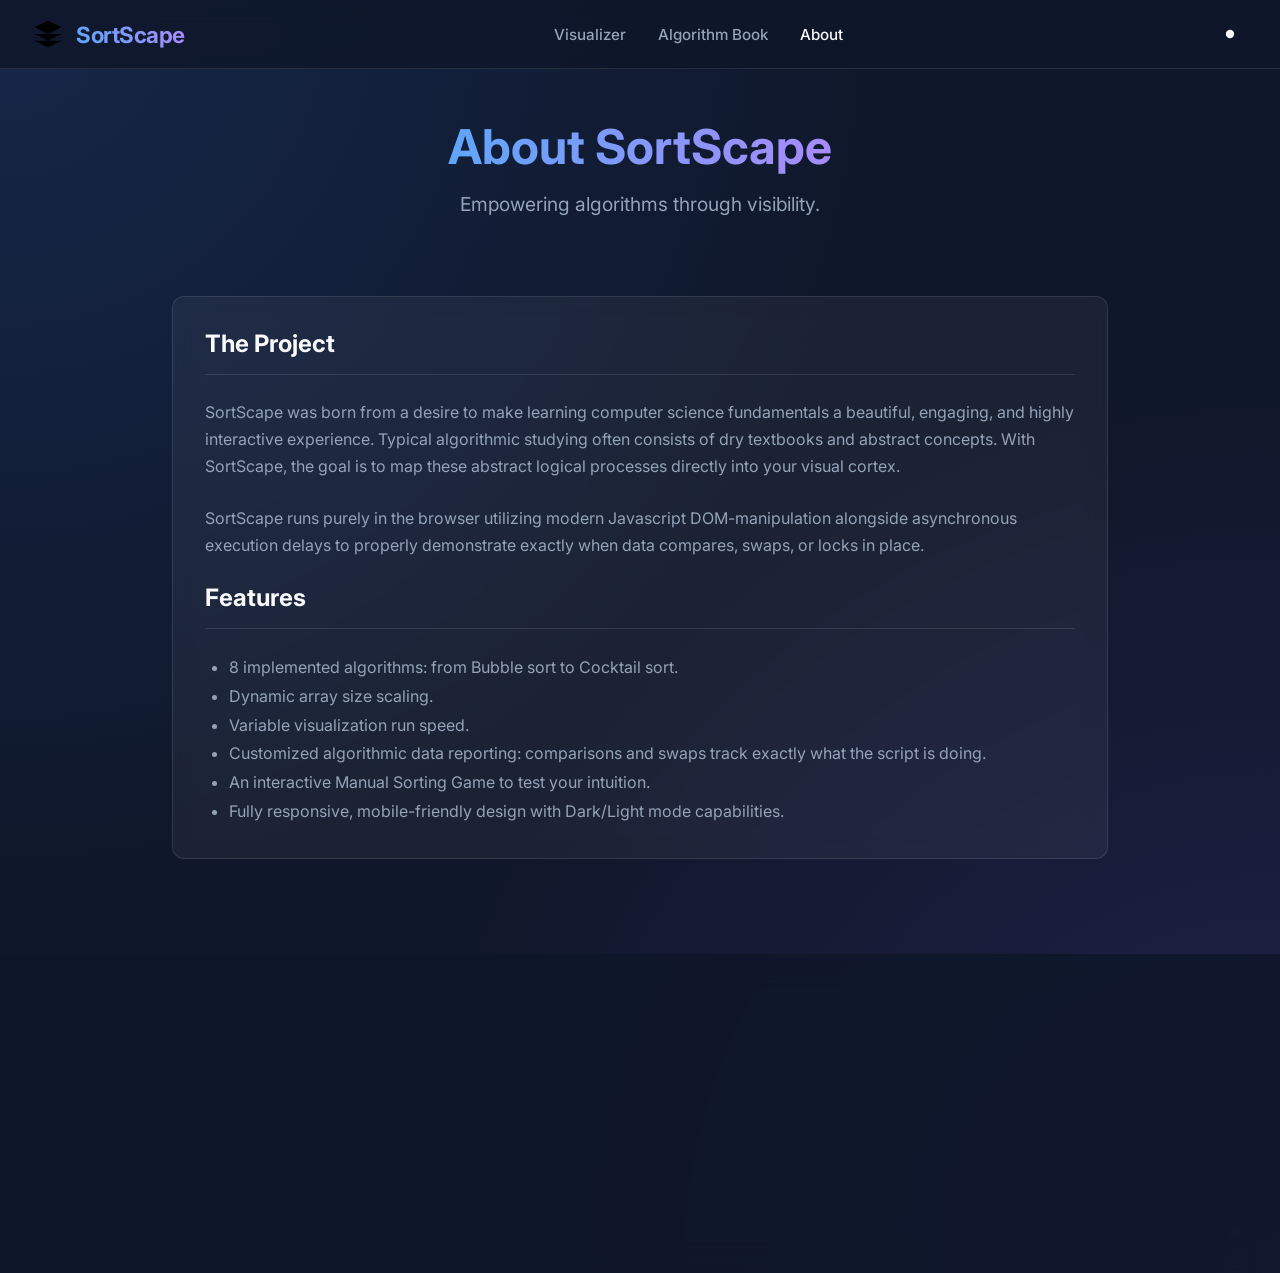
<file: about.html>
<!DOCTYPE html>
<html lang="en">
<head>
    <meta charset="utf-8">
    <meta name="viewport" content="width=device-width, initial-scale=1">
    <title>SortScape - About</title>
    
    <!-- Google Fonts -->
    <link rel="preconnect" href="https://fonts.googleapis.com">
    <link rel="preconnect" href="https://fonts.gstatic.com" crossorigin>
    <link href="https://fonts.googleapis.com/css2?family=Inter:wght@400;500;700&display=swap" rel="stylesheet">
    
    <!-- Custom CSS -->
    <link rel="stylesheet" href="style.css">
</head>
<body>
    
    <nav class="top-nav">
        <a href="main.html" class="nav-logo">
            <svg viewBox="0 0 24 24">
                <path d="M12 2L2 7l10 5 10-5-10-5zM2 17l10 5 10-5M2 12l10 5 10-5"></path>
            </svg>
            <span>SortScape</span>
        </a>
        <ul class="nav-links">
            <li><a href="main.html">Visualizer</a></li>
            <li><a href="learn.html">Algorithm Book</a></li>
            <li><a href="about.html" class="active">About</a></li>
        </ul>
        <button id="theme-toggle" class="theme-btn" aria-label="Toggle Theme"></button>
    </nav>

    <main class="page-container">
        <header class="book-header">
            <h1>About SortScape</h1>
            <p>Empowering algorithms through visibility.</p>
        </header>

        <section class="algo-section">
            <h2>The Project</h2>
            <p>SortScape was born from a desire to make learning computer science fundamentals a beautiful, engaging, and highly interactive experience. Typical algorithmic studying often consists of dry textbooks and abstract concepts. With SortScape, the goal is to map these abstract logical processes directly into your visual cortex.</p>
            
            <p>SortScape runs purely in the browser utilizing modern Javascript DOM-manipulation alongside asynchronous execution delays to properly demonstrate exactly when data compares, swaps, or locks in place.</p>
            
            <h2>Features</h2>
            <ul style="margin-left: 1.5rem; line-height: 1.8; color: var(--text-secondary);">
                <li>8 implemented algorithms: from Bubble sort to Cocktail sort.</li>
                <li>Dynamic array size scaling.</li>
                <li>Variable visualization run speed.</li>
                <li>Customized algorithmic data reporting: comparisons and swaps track exactly what the script is doing.</li>
                <li>An interactive Manual Sorting Game to test your intuition.</li>
                <li>Fully responsive, mobile-friendly design with Dark/Light mode capabilities.</li>
            </ul>
        </section>
        
    </main>

    <footer class="site-footer">
        <div class="footer-content">
            <div class="footer-brand">
                <a href="main.html" class="nav-logo">
                    <svg viewBox="0 0 24 24">
                        <path d="M12 2L2 7l10 5 10-5-10-5zM2 17l10 5 10-5M2 12l10 5 10-5"></path>
                    </svg>
                    <span>SortScape</span>
                </a>
                <p>Master computer science fundamentals through an immersive, real-time visual playground.</p>
            </div>
            <div class="footer-links">
                <h4>Explore</h4>
                <ul>
                    <li><a href="main.html">Visualizer</a></li>
                    <li><a href="learn.html">Algorithm Book</a></li>
                    <li><a href="about.html">About SortScape</a></li>
                </ul>
            </div>
            <div class="footer-socials">
                <h4>Innovation</h4>
                <p>Designed to empower visual learners and logical thinkers everywhere. Dive right in and sort away.</p>
            </div>
        </div>
        <div class="footer-bottom">
            <p>&copy; 2026 SortScape. Open to the world.</p>
        </div>
    </footer>

    <!-- Custom JS -->
    <script src="common.js"></script>
</body>
</html>
</file>
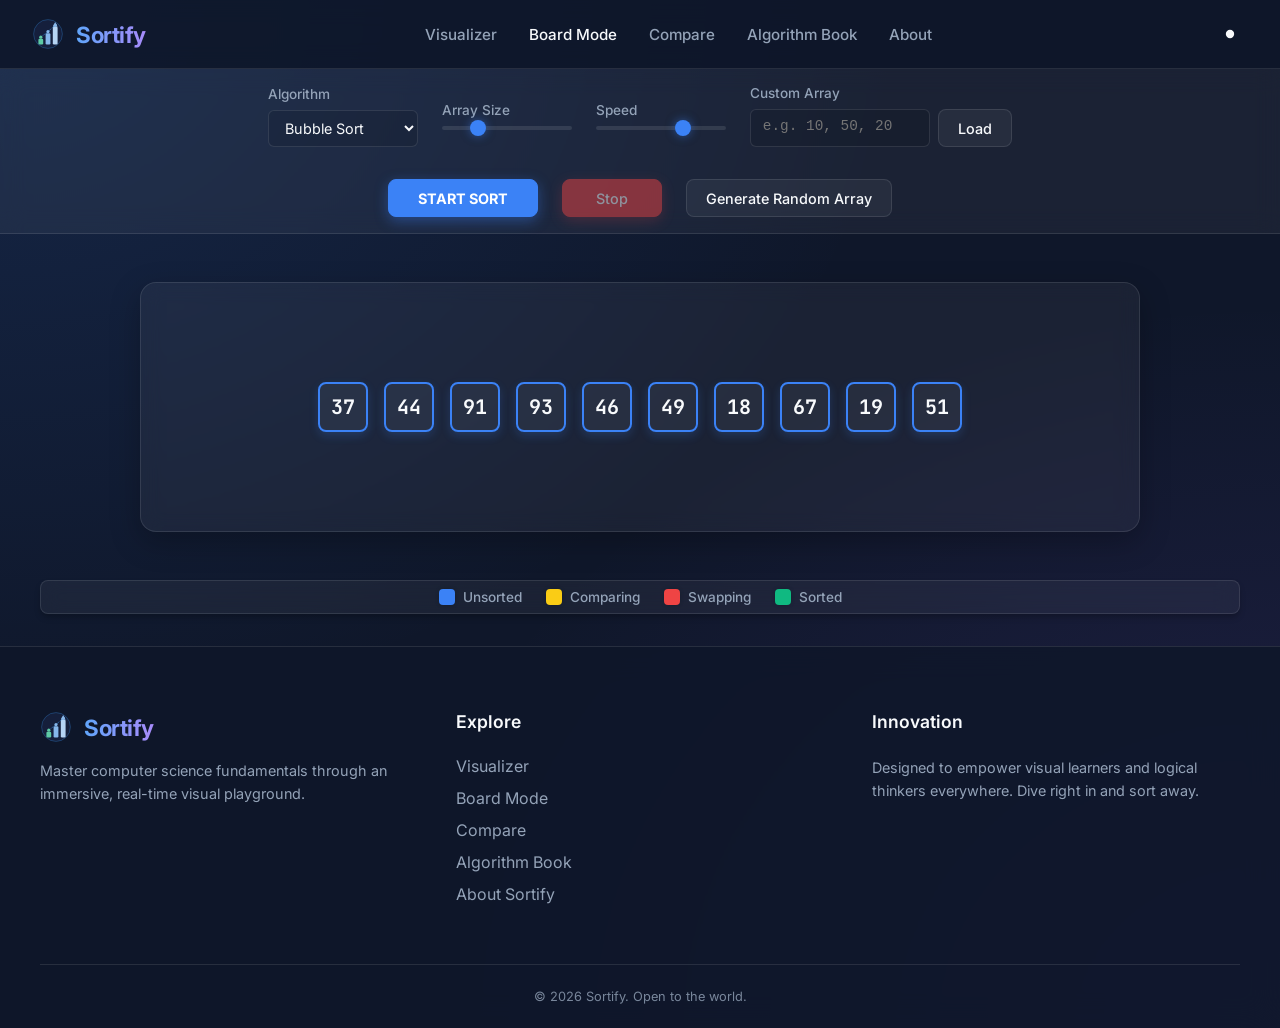
<file: board.html>
<!DOCTYPE html>
<html lang="en">

<head>
    <meta charset="utf-8">
    <meta name="viewport" content="width=device-width, initial-scale=1">
    <title>Sortify - Board Mode</title>

    <!-- Google Fonts -->
    <link rel="preconnect" href="https://fonts.googleapis.com">
    <link rel="preconnect" href="https://fonts.gstatic.com" crossorigin>
    <link href="https://fonts.googleapis.com/css2?family=Inter:wght@400;500;700&display=swap" rel="stylesheet">
    <link href="https://fonts.googleapis.com/css2?family=JetBrains+Mono:wght@500;700&display=swap" rel="stylesheet">

    <!-- Custom CSS -->
    <link rel="stylesheet" href="style.css">
</head>

<body>

    <nav class="top-nav">
        <a href="index.html" class="nav-logo">
            <svg class="logo-dark" viewBox="0 0 40 40" width="32" height="32">
                <circle cx="20" cy="20" r="18" fill="#16213E" opacity="0.9"/>
                <circle cx="20" cy="20" r="18" fill="none" stroke="#378ADD" stroke-width="0.8" opacity="0.5"/>
                <rect x="8" y="26" width="6" height="7" rx="1.5" fill="#5DCAA5"/>
                <rect x="17" y="19" width="6" height="14" rx="1.5" fill="#85B7EB"/>
                <rect x="26" y="11" width="6" height="22" rx="1.5" fill="#B5D4F4"/>
                <polyline points="11,24 20,17 29,9" fill="none" stroke="#378ADD" stroke-width="1" stroke-dasharray="2.5 2" opacity="0.7" stroke-linecap="round"/>
                <circle cx="11" cy="24" r="2" fill="#5DCAA5"/>
                <circle cx="20" cy="17" r="2" fill="#85B7EB"/>
                <circle cx="29" cy="9" r="2" fill="#B5D4F4"/>
                <polygon points="29,5 26,11 32,11" fill="#85B7EB"/>
            </svg>
            <svg class="logo-light" viewBox="0 0 40 40" width="32" height="32">
                <circle cx="20" cy="20" r="18" fill="white"/>
                <circle cx="20" cy="20" r="18" fill="none" stroke="#378ADD" stroke-width="0.8" opacity="0.5"/>
                <rect x="8" y="26" width="6" height="7" rx="1.5" fill="#5DCAA5"/>
                <rect x="17" y="19" width="6" height="14" rx="1.5" fill="#85B7EB"/>
                <rect x="26" y="11" width="6" height="22" rx="1.5" fill="#B5D4F4"/>
                <polyline points="11,24 20,17 29,9" fill="none" stroke="#185FA5" stroke-width="1" stroke-dasharray="2.5 2" opacity="0.7" stroke-linecap="round"/>
                <circle cx="11" cy="24" r="2" fill="#0F6E56"/>
                <circle cx="20" cy="17" r="2" fill="#185FA5"/>
                <circle cx="29" cy="9" r="2" fill="#378ADD"/>
                <polygon points="29,5 26,11 32,11" fill="#185FA5"/>
            </svg>
            <span>Sortify</span>
        </a>
        <ul class="nav-links">
            <li><a href="index.html">Visualizer</a></li>
            <li><a href="board.html" class="active">Board Mode</a></li>
            <li><a href="compare.html">Compare</a></li>
            <li><a href="learn.html">Algorithm Book</a></li>
            <li><a href="about.html">About</a></li>
        </ul>
        <button id="theme-toggle" class="theme-btn" aria-label="Toggle Theme"></button>
    </nav>

    <div class="controls-header">
        <div class="controls-container">
            <div class="control-group">
                <label for="algo-select">Algorithm</label>
                <select id="algo-select" class="input-text" style="width: 150px; cursor: pointer; appearance: auto;">
                    <option value="bubble">Bubble Sort</option>
                    <option value="selection">Selection Sort</option>
                    <option value="insertion">Insertion Sort</option>
                    <option value="merge">Merge Sort</option>
                    <option value="quick">Quick Sort</option>
                </select>
            </div>

            <div class="control-group">
                <label for="size-slider">Array Size</label>
                <input type="range" id="size-slider" min="5" max="25" step="1" value="10">
            </div>

            <div class="control-group">
                <label for="speed-slider">Speed</label>
                <input type="range" id="speed-slider" min="1" max="100" step="1" value="70">
            </div>

            <div class="control-group">
                <label for="custom-input">Custom Array</label>
                <div style="display: flex; gap: 0.5rem;">
                    <textarea id="custom-input" placeholder="e.g. 10, 50, 20" class="input-text"
                        style="height: 38px; resize: none; width: 180px; padding-top: 8px; font-family: monospace; overflow: hidden;"></textarea>
                    <button id="load-custom-btn" class="btn">Load</button>
                </div>
            </div>
        </div>
        <div class="controls-container" style="margin-top: 1rem;">
            <button id="start-btn" class="btn btn-primary" style="font-weight: bold; width: 150px;">START SORT</button>
            <button id="stop-btn" class="btn btn-danger" disabled style="width: 100px;">Stop</button>
            <button id="generate-btn" class="btn">Generate Random Array</button>
        </div>
    </div>

    <main>
        <div class="board-container" style="width: 100%; max-width: 1000px; margin: 2rem auto; background: var(--glass-bg); padding: 3rem; border-radius: 16px; border: 1px solid var(--glass-border); box-shadow: 0 10px 30px var(--glass-shadow); backdrop-filter: blur(10px); min-height: 250px; display: flex; flex-direction: column; align-items: center; justify-content: center; position: relative;">
            
            <h2 id="pass-indicator" style="position: absolute; top: 1.5rem; left: 1.5rem; font-size: 1.25rem; color: var(--text-secondary); opacity: 0; transition: opacity 0.3s; margin: 0;">Pass: 1</h2>
            
            <div id="number-board" style="display: flex; flex-wrap: wrap; justify-content: center; gap: 1rem; width: 100%;">
                <!-- Numbers injected here -->
            </div>

        </div>

        <div class="color-legend">
            <div class="legend-item">
                <span class="color-box default-color"></span>
                <span>Unsorted</span>
            </div>
            <div class="legend-item">
                <span class="color-box compare-color"></span>
                <span>Comparing</span>
            </div>
            <div class="legend-item">
                <span class="color-box swap-color"></span>
                <span>Swapping</span>
            </div>
            <div class="legend-item">
                <span class="color-box sorted-color"></span>
                <span>Sorted</span>
            </div>
        </div>

    </main>

    <footer class="site-footer" style="margin-top: auto;">
        <div class="footer-content">
            <div class="footer-brand">
                <a href="index.html" class="nav-logo">
                    <svg class="logo-dark" viewBox="0 0 40 40" width="32" height="32">
                        <circle cx="20" cy="20" r="18" fill="#16213E" opacity="0.9"/>
                        <circle cx="20" cy="20" r="18" fill="none" stroke="#378ADD" stroke-width="0.8" opacity="0.5"/>
                        <rect x="8" y="26" width="6" height="7" rx="1.5" fill="#5DCAA5"/>
                        <rect x="17" y="19" width="6" height="14" rx="1.5" fill="#85B7EB"/>
                        <rect x="26" y="11" width="6" height="22" rx="1.5" fill="#B5D4F4"/>
                        <polyline points="11,24 20,17 29,9" fill="none" stroke="#378ADD" stroke-width="1" stroke-dasharray="2.5 2" opacity="0.7" stroke-linecap="round"/>
                        <circle cx="11" cy="24" r="2" fill="#5DCAA5"/>
                        <circle cx="20" cy="17" r="2" fill="#85B7EB"/>
                        <circle cx="29" cy="9" r="2" fill="#B5D4F4"/>
                        <polygon points="29,5 26,11 32,11" fill="#85B7EB"/>
                    </svg>
                    <svg class="logo-light" viewBox="0 0 40 40" width="32" height="32">
                        <circle cx="20" cy="20" r="18" fill="white"/>
                        <circle cx="20" cy="20" r="18" fill="none" stroke="#378ADD" stroke-width="0.8" opacity="0.5"/>
                        <rect x="8" y="26" width="6" height="7" rx="1.5" fill="#5DCAA5"/>
                        <rect x="17" y="19" width="6" height="14" rx="1.5" fill="#85B7EB"/>
                        <rect x="26" y="11" width="6" height="22" rx="1.5" fill="#B5D4F4"/>
                        <polyline points="11,24 20,17 29,9" fill="none" stroke="#185FA5" stroke-width="1" stroke-dasharray="2.5 2" opacity="0.7" stroke-linecap="round"/>
                        <circle cx="11" cy="24" r="2" fill="#0F6E56"/>
                        <circle cx="20" cy="17" r="2" fill="#185FA5"/>
                        <circle cx="29" cy="9" r="2" fill="#378ADD"/>
                        <polygon points="29,5 26,11 32,11" fill="#185FA5"/>
                    </svg>
                    <span>Sortify</span>
                </a>
                <p>Master computer science fundamentals through an immersive, real-time visual playground.</p>
            </div>
            <div class="footer-links">
                <h4>Explore</h4>
                <ul>
                    <li><a href="index.html">Visualizer</a></li>
                    <li><a href="board.html">Board Mode</a></li>
                    <li><a href="compare.html">Compare</a></li>
                    <li><a href="learn.html">Algorithm Book</a></li>
                    <li><a href="about.html">About Sortify</a></li>
                </ul>
            </div>
            <div class="footer-socials">
                <h4>Innovation</h4>
                <p>Designed to empower visual learners and logical thinkers everywhere. Dive right in and sort away.</p>
            </div>
        </div>
        <div class="footer-bottom">
            <p>&copy; 2026 Sortify. Open to the world.</p>
        </div>
    </footer>

    <!-- Custom JS -->
    <script src="common.js"></script>
    <script src="board.js"></script>
</body>

</html>
</file>
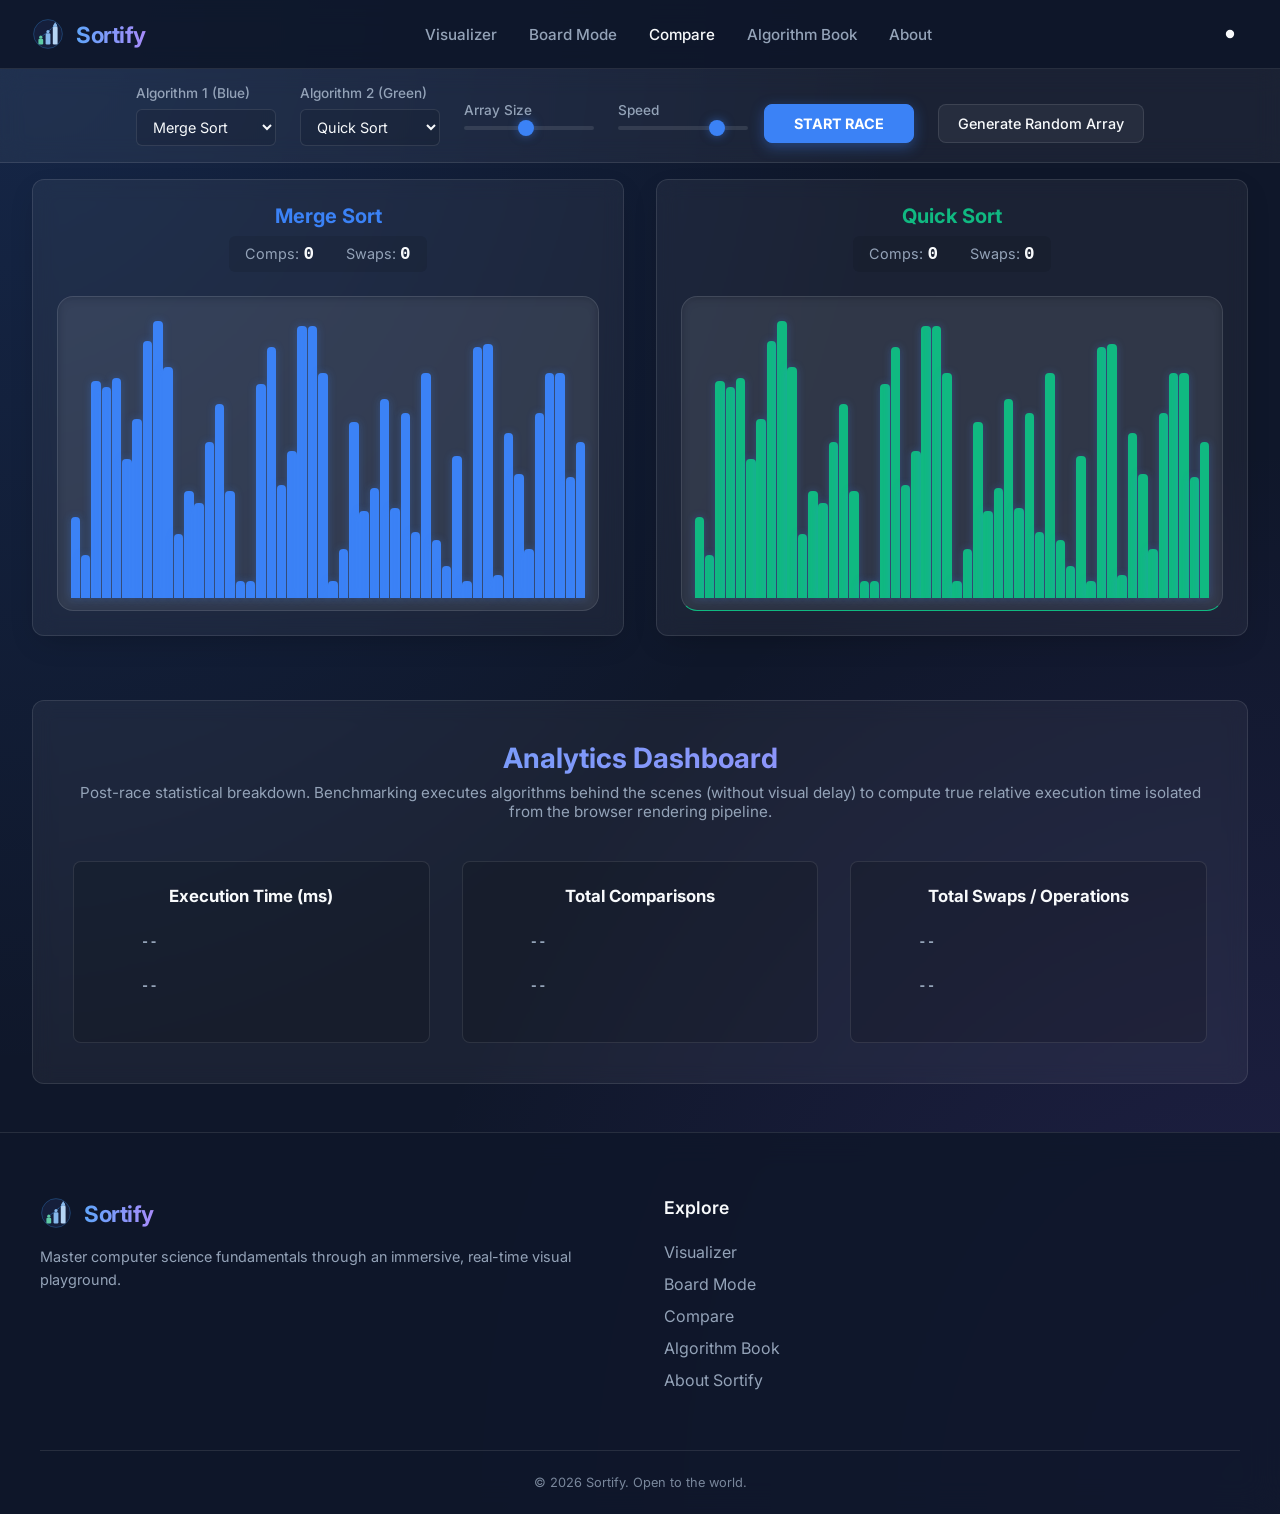
<file: compare.html>
<!DOCTYPE html>
<html lang="en">

<head>
    <meta charset="utf-8">
    <meta name="viewport" content="width=device-width, initial-scale=1">
    <title>Sortify - Compare Algorithms</title>
    <!-- Google Fonts -->
    <link rel="preconnect" href="https://fonts.googleapis.com">
    <link rel="preconnect" href="https://fonts.gstatic.com" crossorigin>
    <link href="https://fonts.googleapis.com/css2?family=Inter:wght@400;500;700&display=swap" rel="stylesheet">
    <!-- Custom CSS -->
    <link rel="stylesheet" href="style.css">
</head>

<body>

    <nav class="top-nav">
        <a href="index.html" class="nav-logo">
            <svg class="logo-dark" viewBox="0 0 40 40" width="32" height="32">
                <circle cx="20" cy="20" r="18" fill="#16213E" opacity="0.9"/>
                <circle cx="20" cy="20" r="18" fill="none" stroke="#378ADD" stroke-width="0.8" opacity="0.5"/>
                <rect x="8" y="26" width="6" height="7" rx="1.5" fill="#5DCAA5"/>
                <rect x="17" y="19" width="6" height="14" rx="1.5" fill="#85B7EB"/>
                <rect x="26" y="11" width="6" height="22" rx="1.5" fill="#B5D4F4"/>
                <polyline points="11,24 20,17 29,9" fill="none" stroke="#378ADD" stroke-width="1" stroke-dasharray="2.5 2" opacity="0.7" stroke-linecap="round"/>
                <circle cx="11" cy="24" r="2" fill="#5DCAA5"/>
                <circle cx="20" cy="17" r="2" fill="#85B7EB"/>
                <circle cx="29" cy="9" r="2" fill="#B5D4F4"/>
                <polygon points="29,5 26,11 32,11" fill="#85B7EB"/>
            </svg>
            <svg class="logo-light" viewBox="0 0 40 40" width="32" height="32">
                <circle cx="20" cy="20" r="18" fill="white"/>
                <circle cx="20" cy="20" r="18" fill="none" stroke="#378ADD" stroke-width="0.8" opacity="0.5"/>
                <rect x="8" y="26" width="6" height="7" rx="1.5" fill="#5DCAA5"/>
                <rect x="17" y="19" width="6" height="14" rx="1.5" fill="#85B7EB"/>
                <rect x="26" y="11" width="6" height="22" rx="1.5" fill="#B5D4F4"/>
                <polyline points="11,24 20,17 29,9" fill="none" stroke="#185FA5" stroke-width="1" stroke-dasharray="2.5 2" opacity="0.7" stroke-linecap="round"/>
                <circle cx="11" cy="24" r="2" fill="#0F6E56"/>
                <circle cx="20" cy="17" r="2" fill="#185FA5"/>
                <circle cx="29" cy="9" r="2" fill="#378ADD"/>
                <polygon points="29,5 26,11 32,11" fill="#185FA5"/>
            </svg>
            <span>Sortify</span>
        </a>
        <ul class="nav-links">
            <li><a href="index.html">Visualizer</a></li>
            <li><a href="board.html">Board Mode</a></li>
            <li><a href="compare.html" class="active">Compare</a></li>
            <li><a href="learn.html">Algorithm Book</a></li>
            <li><a href="about.html">About</a></li>
        </ul>
        <button id="theme-toggle" class="theme-btn" aria-label="Toggle Theme"></button>
    </nav>

    <div class="controls-header">
        <div class="controls-container">
            <div class="control-group">
                <label for="algo-select-1">Algorithm 1 (Blue)</label>
                <select id="algo-select-1" class="input-text" style="width: 140px; cursor: pointer; appearance: auto;">
                    <option value="bubble">Bubble Sort</option>
                    <option value="selection">Selection Sort</option>
                    <option value="insertion">Insertion Sort</option>
                    <option value="merge" selected>Merge Sort</option>
                    <option value="quick">Quick Sort</option>
                    <option value="heap">Heap Sort</option>
                    <option value="shell">Shell Sort</option>
                    <option value="cocktail">Cocktail Sort</option>
                </select>
            </div>

            <div class="control-group">
                <label for="algo-select-2">Algorithm 2 (Green)</label>
                <select id="algo-select-2" class="input-text" style="width: 140px; cursor: pointer; appearance: auto;">
                    <option value="bubble">Bubble Sort</option>
                    <option value="selection">Selection Sort</option>
                    <option value="insertion">Insertion Sort</option>
                    <option value="merge">Merge Sort</option>
                    <option value="quick" selected>Quick Sort</option>
                    <option value="heap">Heap Sort</option>
                    <option value="shell">Shell Sort</option>
                    <option value="cocktail">Cocktail Sort</option>
                </select>
            </div>

            <div class="control-group">
                <label for="size-slider">Array Size</label>
                <input type="range" id="size-slider" min="5" max="100" step="1" value="50">
            </div>

            <div class="control-group">
                <label for="speed-slider">Speed</label>
                <input type="range" id="speed-slider" min="1" max="100" step="1" value="80">
            </div>
        </div>
        <div class="controls-container" style="margin-top: 1rem;">
            <button id="start-btn" class="btn btn-primary" style="font-weight: bold; width: 150px;">START RACE</button>
            <button id="generate-btn" class="btn">Generate Random Array</button>
        </div>
    </div>

    <main style="padding: 1rem 2rem 3rem 2rem;">
        <div class="compare-grid">
            <div class="compare-panel">
                <h2 id="title-1">Merge Sort</h2>
                <div class="info-stat-row">
                    <span>Comps: <strong id="comp-1">0</strong></span>
                    <span>Swaps: <strong id="swap-1">0</strong></span>
                </div>
                <div id="container-1" class="array-container mini"></div>
            </div>
            <div class="compare-panel">
                <h2 id="title-2">Quick Sort</h2>
                <div class="info-stat-row">
                    <span>Comps: <strong id="comp-2">0</strong></span>
                    <span>Swaps: <strong id="swap-2">0</strong></span>
                </div>
                <div id="container-2" class="array-container mini" style="border-bottom-color: var(--bar-sorted);"></div>
            </div>
        </div>

        <div class="analytics-dashboard">
            <div class="dashboard-header">
                <h2>Analytics Dashboard</h2>
                <p>Post-race statistical breakdown. Benchmarking executes algorithms behind the scenes (without visual delay) to compute true relative execution time isolated from the browser rendering pipeline.</p>
            </div>
            <div class="charts-wrap">
                <div class="chart-box">
                    <h3>Execution Time (ms)</h3>
                    <div class="bar-row"><div class="stat-label" id="lbl-time-1">--</div><div class="bar bar-1" id="bar-time-1"></div></div>
                    <div class="bar-row"><div class="stat-label" id="lbl-time-2">--</div><div class="bar bar-2" id="bar-time-2"></div></div>
                </div>
                <div class="chart-box">
                    <h3>Total Comparisons</h3>
                    <div class="bar-row"><div class="stat-label" id="lbl-comp-1">--</div><div class="bar bar-1" id="bar-comp-1"></div></div>
                    <div class="bar-row"><div class="stat-label" id="lbl-comp-2">--</div><div class="bar bar-2" id="bar-comp-2"></div></div>
                </div>
                <div class="chart-box">
                    <h3>Total Swaps / Operations</h3>
                    <div class="bar-row"><div class="stat-label" id="lbl-swap-1">--</div><div class="bar bar-1" id="bar-swap-1"></div></div>
                    <div class="bar-row"><div class="stat-label" id="lbl-swap-2">--</div><div class="bar bar-2" id="bar-swap-2"></div></div>
                </div>
            </div>
        </div>
    </main>

    <footer class="site-footer">
        <div class="footer-content">
            <div class="footer-brand">
                <a href="index.html" class="nav-logo">
                    <svg class="logo-dark" viewBox="0 0 40 40" width="32" height="32">
                        <circle cx="20" cy="20" r="18" fill="#16213E" opacity="0.9"/>
                        <circle cx="20" cy="20" r="18" fill="none" stroke="#378ADD" stroke-width="0.8" opacity="0.5"/>
                        <rect x="8" y="26" width="6" height="7" rx="1.5" fill="#5DCAA5"/>
                        <rect x="17" y="19" width="6" height="14" rx="1.5" fill="#85B7EB"/>
                        <rect x="26" y="11" width="6" height="22" rx="1.5" fill="#B5D4F4"/>
                        <polyline points="11,24 20,17 29,9" fill="none" stroke="#378ADD" stroke-width="1" stroke-dasharray="2.5 2" opacity="0.7" stroke-linecap="round"/>
                        <circle cx="11" cy="24" r="2" fill="#5DCAA5"/>
                        <circle cx="20" cy="17" r="2" fill="#85B7EB"/>
                        <circle cx="29" cy="9" r="2" fill="#B5D4F4"/>
                        <polygon points="29,5 26,11 32,11" fill="#85B7EB"/>
                    </svg>
                    <svg class="logo-light" viewBox="0 0 40 40" width="32" height="32">
                        <circle cx="20" cy="20" r="18" fill="white"/>
                        <circle cx="20" cy="20" r="18" fill="none" stroke="#378ADD" stroke-width="0.8" opacity="0.5"/>
                        <rect x="8" y="26" width="6" height="7" rx="1.5" fill="#5DCAA5"/>
                        <rect x="17" y="19" width="6" height="14" rx="1.5" fill="#85B7EB"/>
                        <rect x="26" y="11" width="6" height="22" rx="1.5" fill="#B5D4F4"/>
                        <polyline points="11,24 20,17 29,9" fill="none" stroke="#185FA5" stroke-width="1" stroke-dasharray="2.5 2" opacity="0.7" stroke-linecap="round"/>
                        <circle cx="11" cy="24" r="2" fill="#0F6E56"/>
                        <circle cx="20" cy="17" r="2" fill="#185FA5"/>
                        <circle cx="29" cy="9" r="2" fill="#378ADD"/>
                        <polygon points="29,5 26,11 32,11" fill="#185FA5"/>
                    </svg>
                    <span>Sortify</span>
                </a>
                <p>Master computer science fundamentals through an immersive, real-time visual playground.</p>
            </div>
            <div class="footer-links">
                <h4>Explore</h4>
                <ul>
                    <li><a href="index.html">Visualizer</a></li>
                    <li><a href="board.html">Board Mode</a></li>
                    <li><a href="compare.html">Compare</a></li>
                    <li><a href="learn.html">Algorithm Book</a></li>
                    <li><a href="about.html">About Sortify</a></li>
                </ul>
            </div>
        </div>
        <div class="footer-bottom">
            <p>&copy; 2026 Sortify. Open to the world.</p>
        </div>
    </footer>

    <!-- Custom JS -->
    <script src="common.js"></script>
    <script src="compare.js"></script>
</body>

</html>
</file>
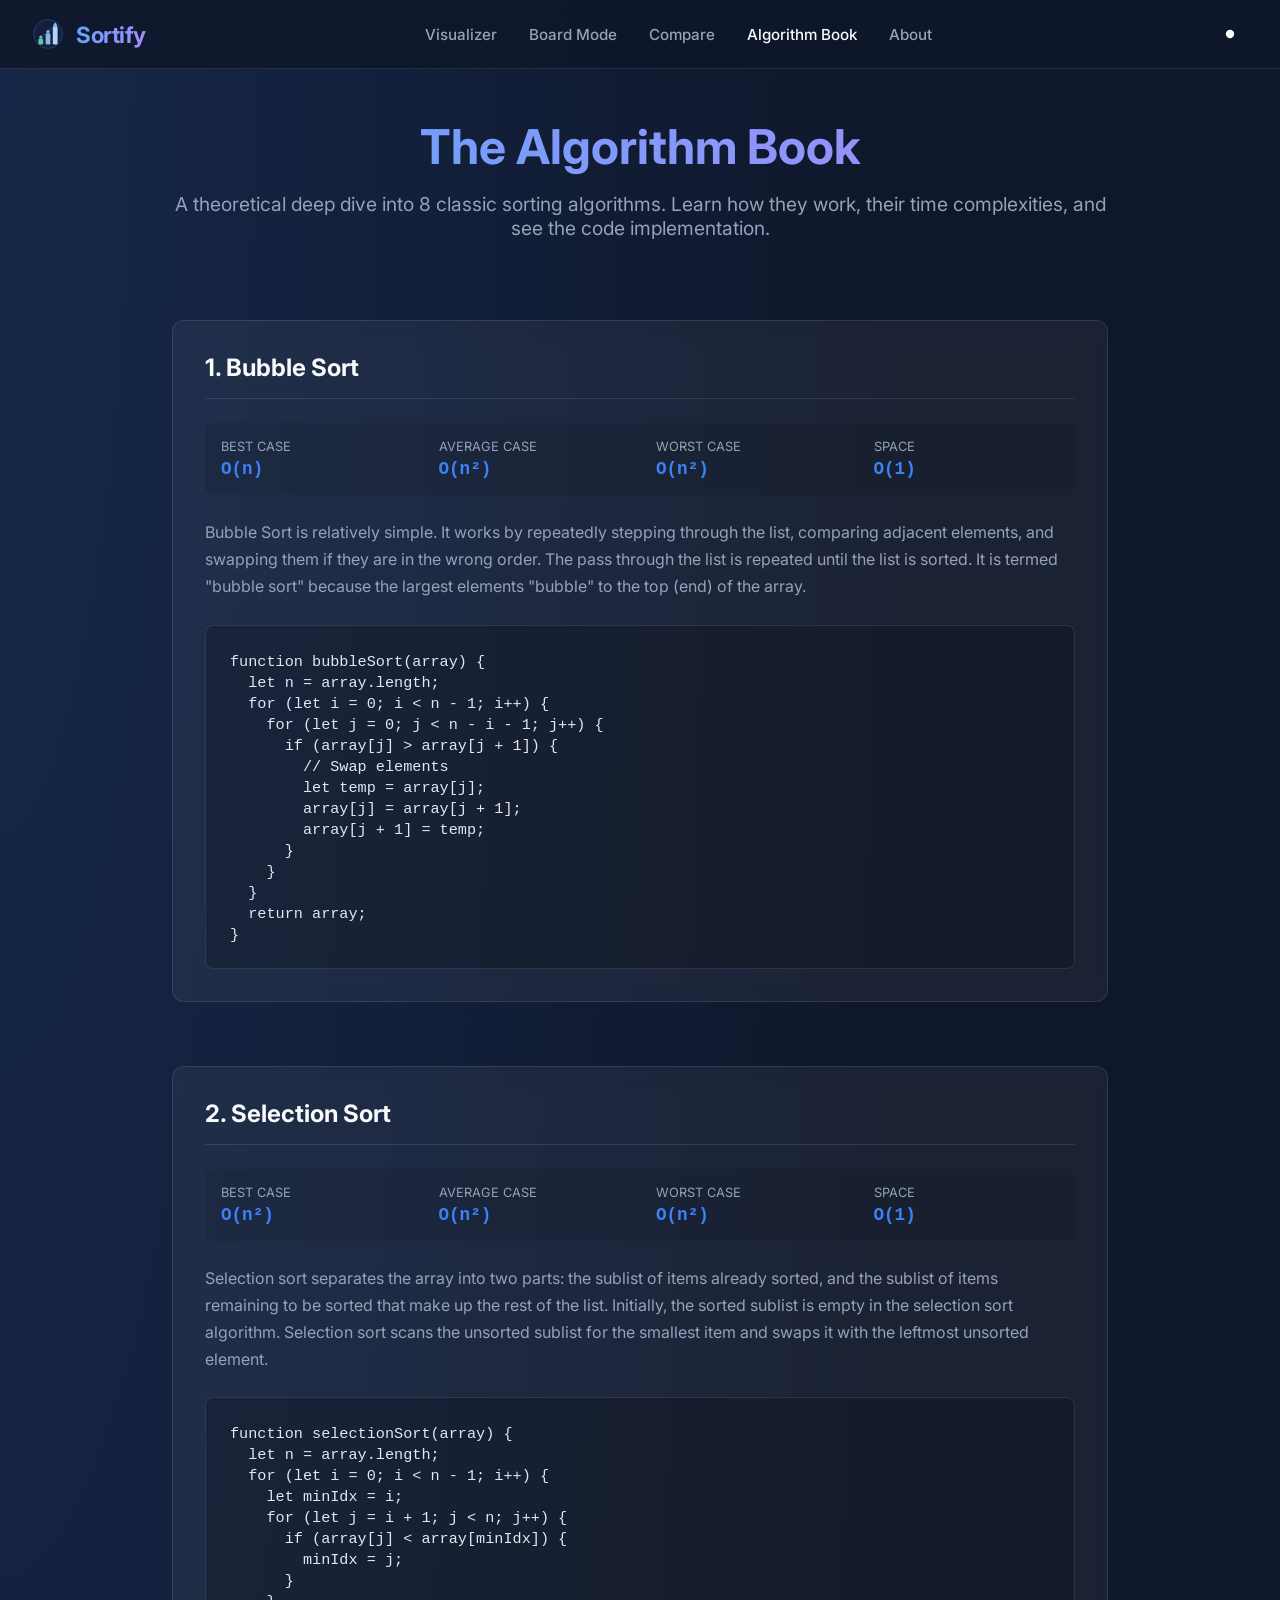
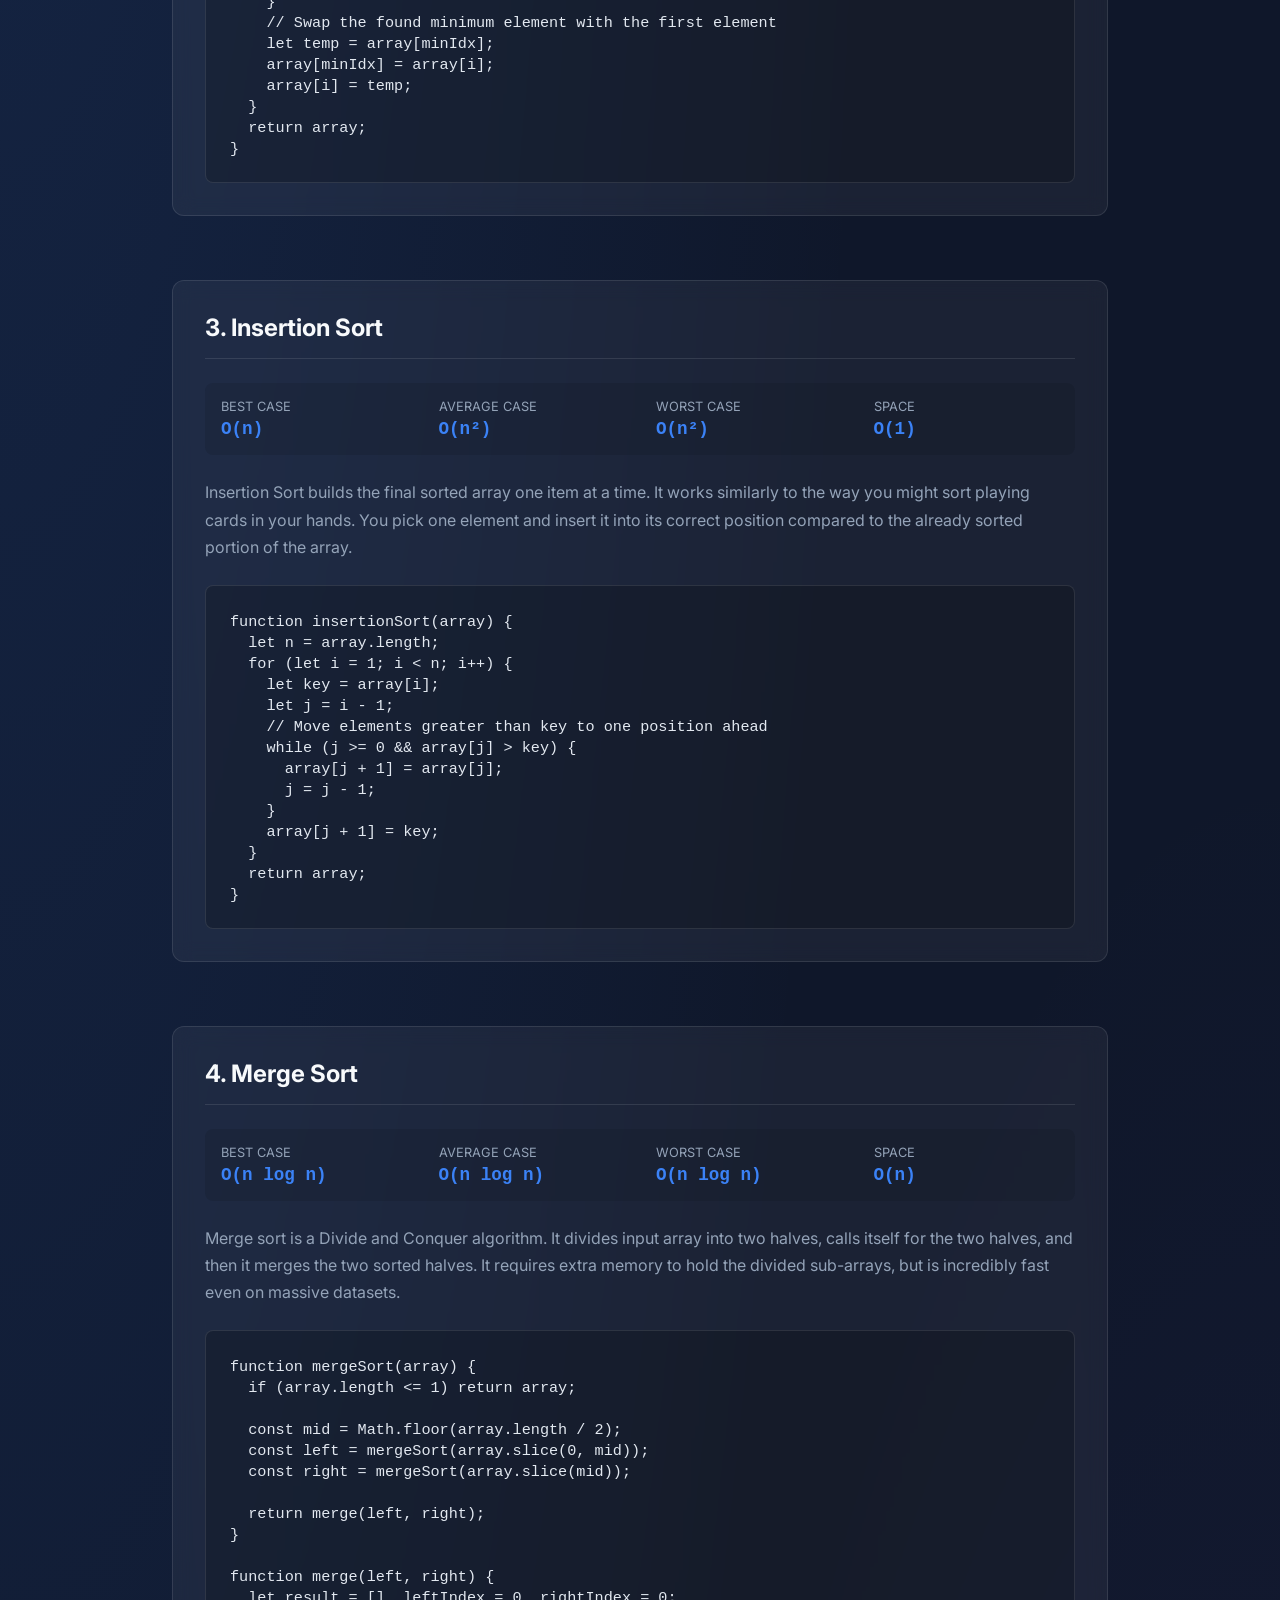
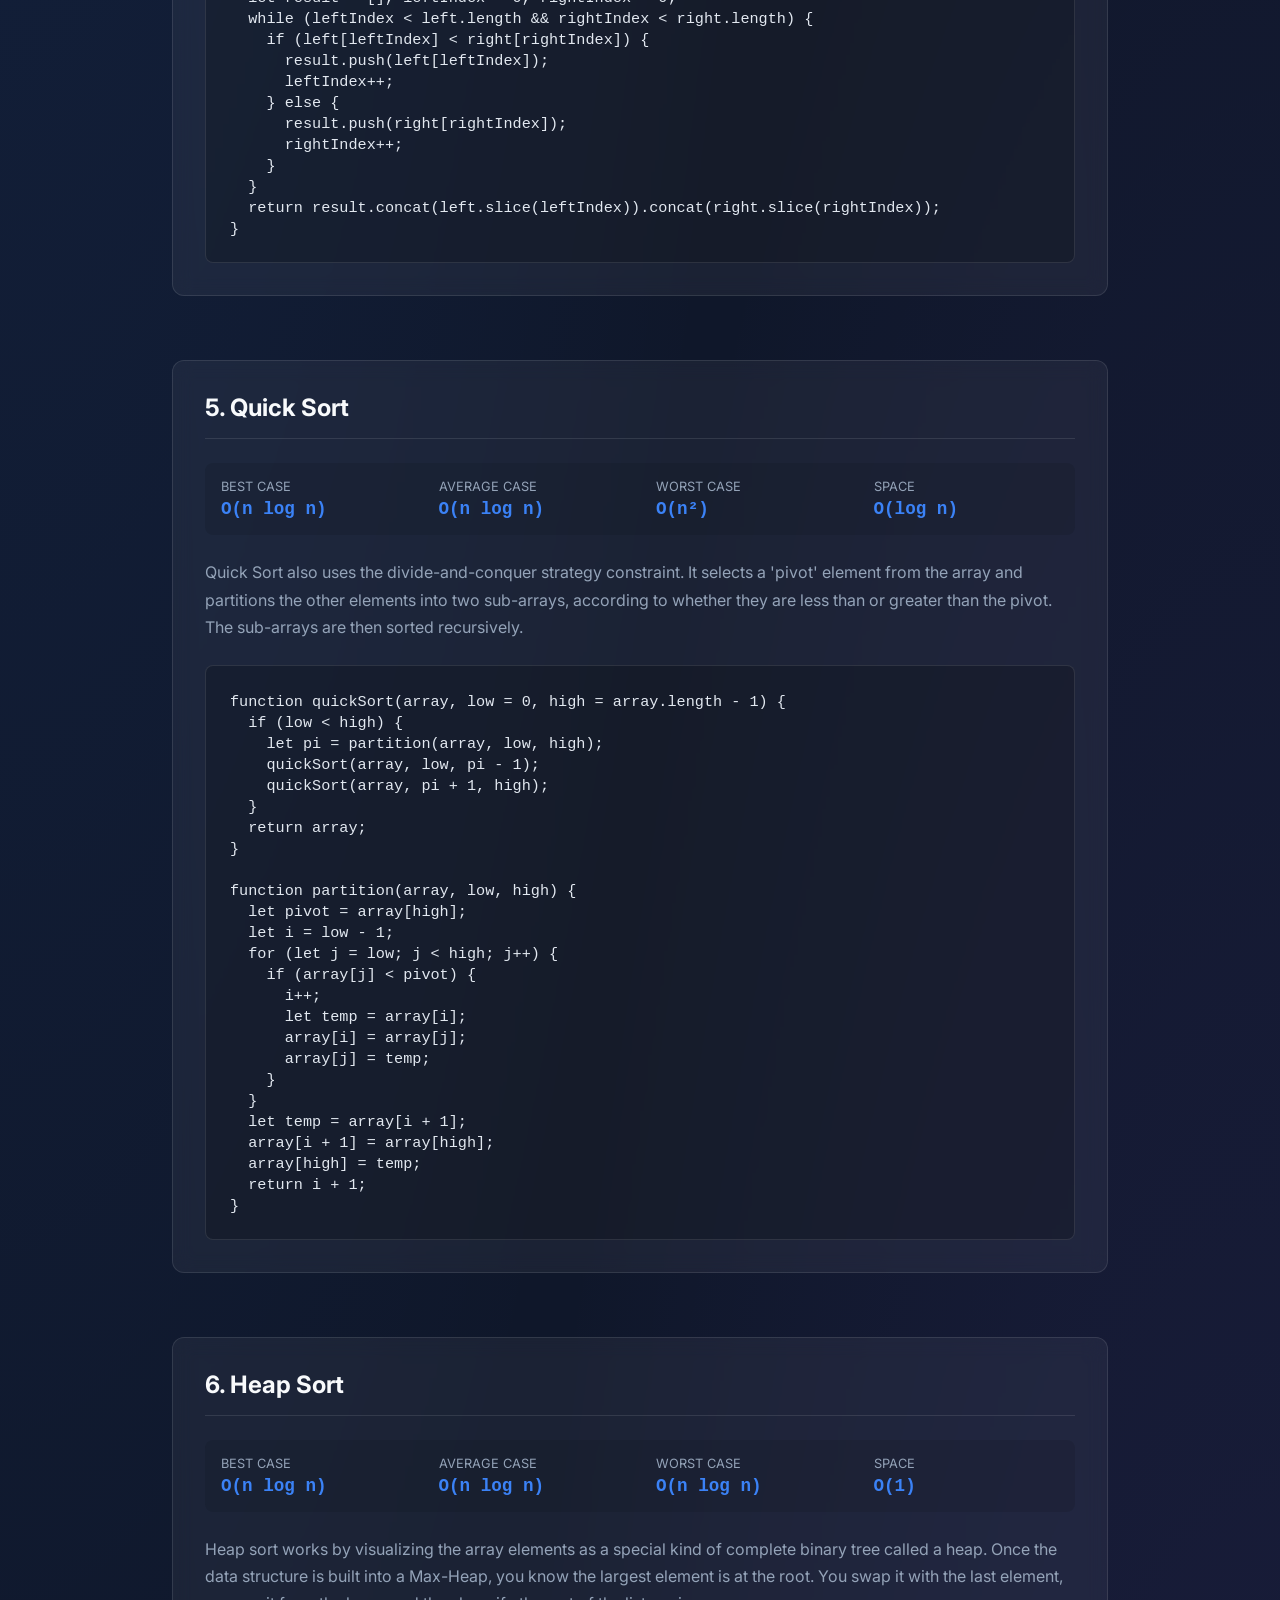
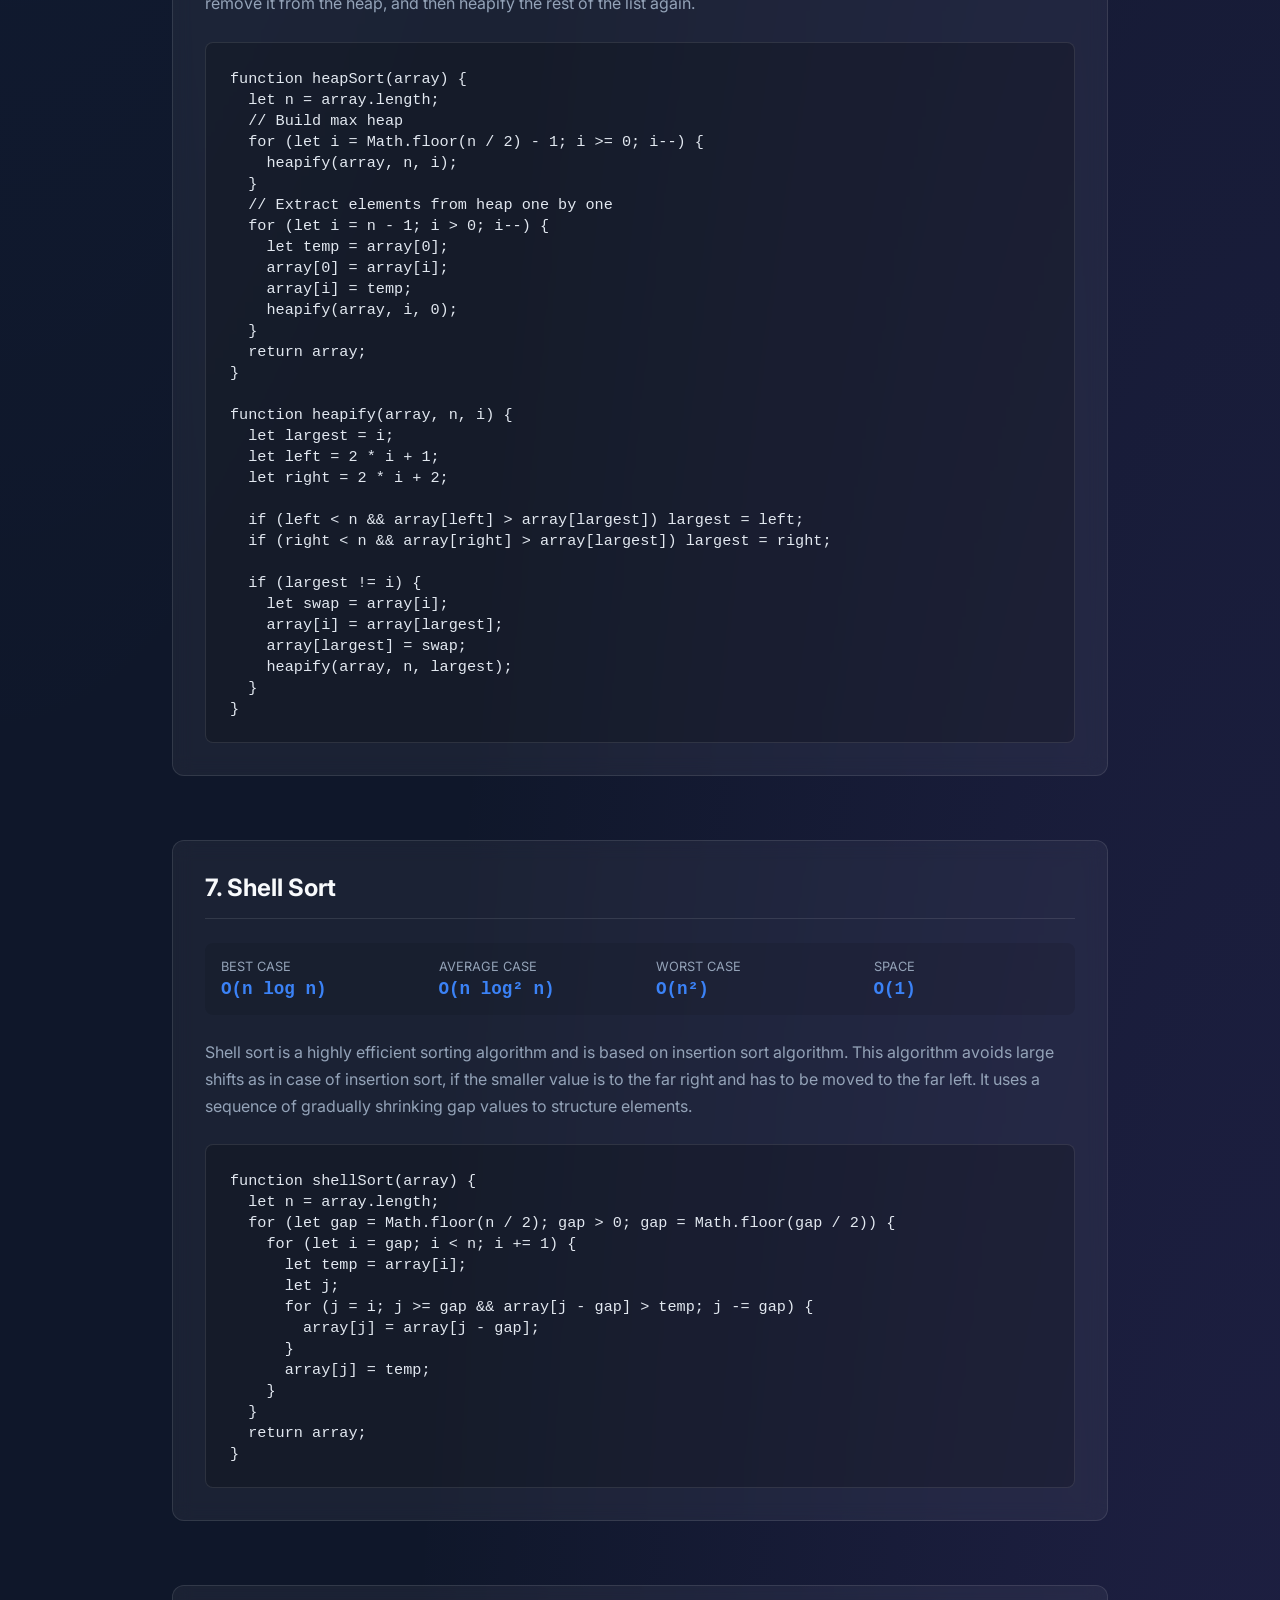
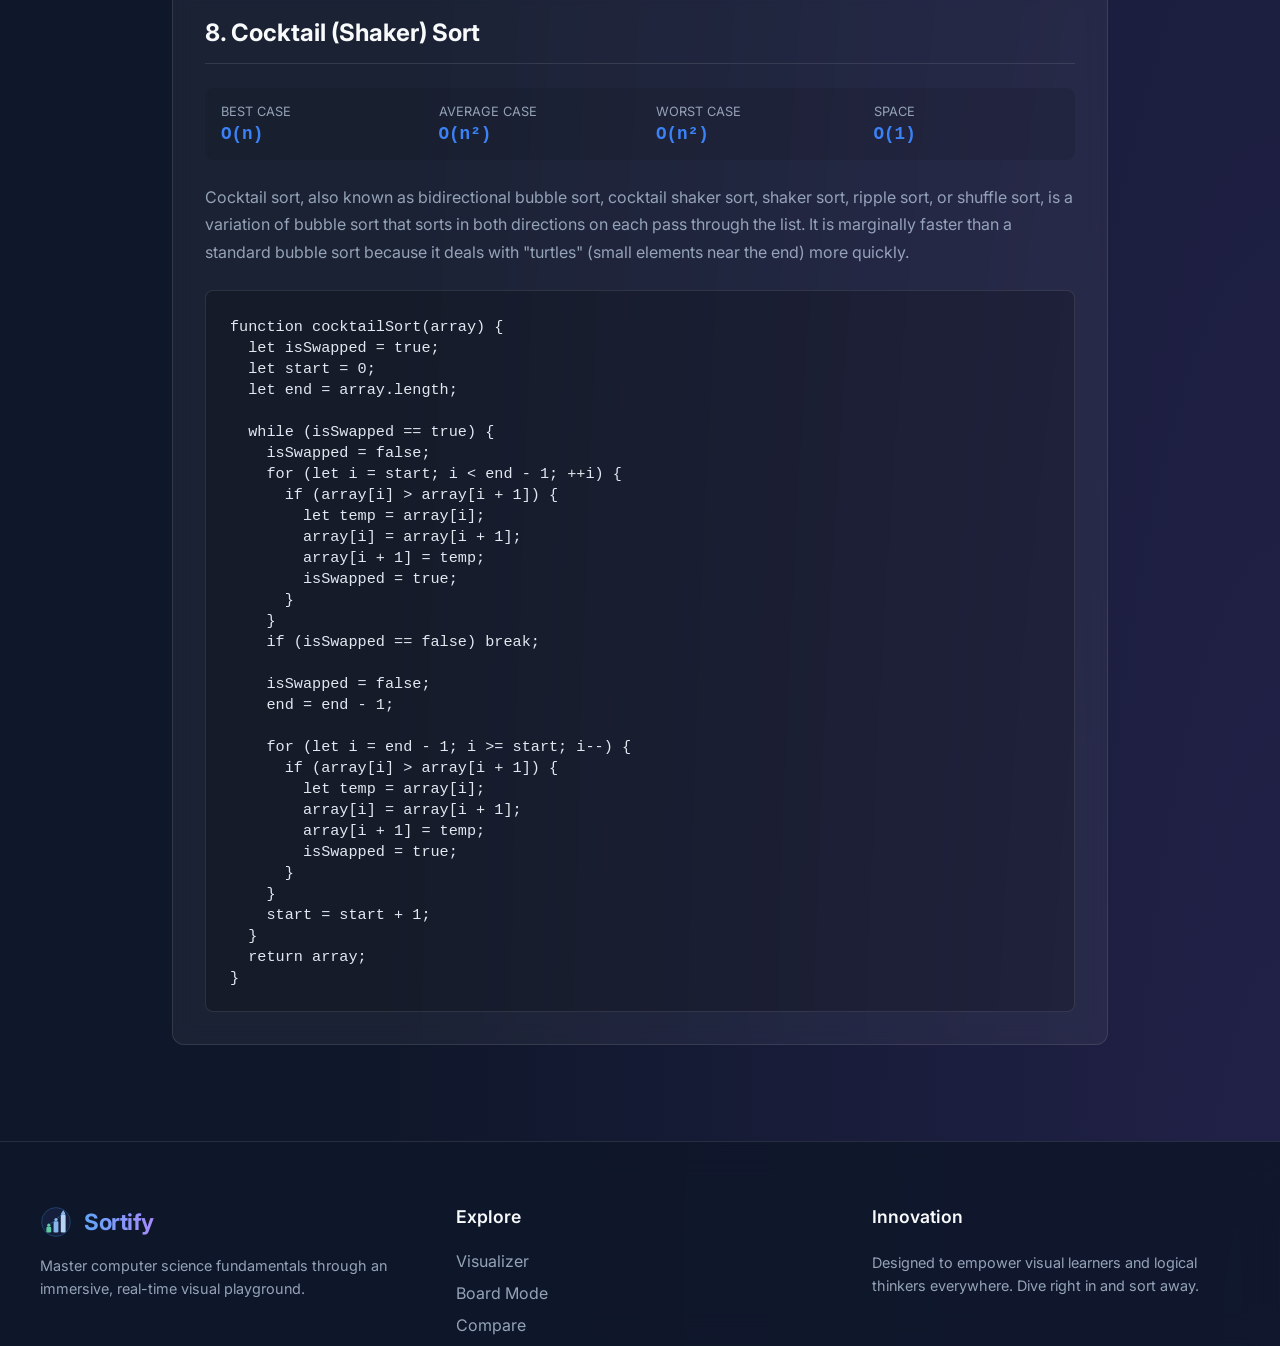
<file: learn.html>
<!DOCTYPE html>
<html lang="en">

<head>
  <meta charset="utf-8">
  <meta name="viewport" content="width=device-width, initial-scale=1">
  <title>Sortify - Algorithm Book</title>

  <!-- Google Fonts -->
  <link rel="preconnect" href="https://fonts.googleapis.com">
  <link rel="preconnect" href="https://fonts.gstatic.com" crossorigin>
  <link href="https://fonts.googleapis.com/css2?family=Inter:wght@400;500;700&display=swap" rel="stylesheet">

  <!-- Custom CSS -->
  <link rel="stylesheet" href="style.css">
</head>

<body>

  <nav class="top-nav">
    <a href="index.html" class="nav-logo">
      <svg class="logo-dark" viewBox="0 0 40 40" width="32" height="32">
        <circle cx="20" cy="20" r="18" fill="#16213E" opacity="0.9"/>
        <circle cx="20" cy="20" r="18" fill="none" stroke="#378ADD" stroke-width="0.8" opacity="0.5"/>
        <rect x="8" y="26" width="6" height="7" rx="1.5" fill="#5DCAA5"/>
        <rect x="17" y="19" width="6" height="14" rx="1.5" fill="#85B7EB"/>
        <rect x="26" y="11" width="6" height="22" rx="1.5" fill="#B5D4F4"/>
        <polyline points="11,24 20,17 29,9" fill="none" stroke="#378ADD" stroke-width="1" stroke-dasharray="2.5 2" opacity="0.7" stroke-linecap="round"/>
        <circle cx="11" cy="24" r="2" fill="#5DCAA5"/>
        <circle cx="20" cy="17" r="2" fill="#85B7EB"/>
        <circle cx="29" cy="9" r="2" fill="#B5D4F4"/>
        <polygon points="29,5 26,11 32,11" fill="#85B7EB"/>
      </svg>
      <svg class="logo-light" viewBox="0 0 40 40" width="32" height="32">
        <circle cx="20" cy="20" r="18" fill="white"/>
        <circle cx="20" cy="20" r="18" fill="none" stroke="#378ADD" stroke-width="0.8" opacity="0.5"/>
        <rect x="8" y="26" width="6" height="7" rx="1.5" fill="#5DCAA5"/>
        <rect x="17" y="19" width="6" height="14" rx="1.5" fill="#85B7EB"/>
        <rect x="26" y="11" width="6" height="22" rx="1.5" fill="#B5D4F4"/>
        <polyline points="11,24 20,17 29,9" fill="none" stroke="#185FA5" stroke-width="1" stroke-dasharray="2.5 2" opacity="0.7" stroke-linecap="round"/>
        <circle cx="11" cy="24" r="2" fill="#0F6E56"/>
        <circle cx="20" cy="17" r="2" fill="#185FA5"/>
        <circle cx="29" cy="9" r="2" fill="#378ADD"/>
        <polygon points="29,5 26,11 32,11" fill="#185FA5"/>
      </svg>
      <span>Sortify</span>
    </a>
    <ul class="nav-links">
      <li><a href="index.html">Visualizer</a></li>
      <li><a href="board.html">Board Mode</a></li>
      <li><a href="compare.html">Compare</a></li>
      <li><a href="learn.html" class="active">Algorithm Book</a></li>
      <li><a href="about.html">About</a></li>
    </ul>
    <button id="theme-toggle" class="theme-btn" aria-label="Toggle Theme"></button>
  </nav>

  <main class="page-container">
    <header class="book-header">
      <h1>The Algorithm Book</h1>
      <p>A theoretical deep dive into 8 classic sorting algorithms. Learn how they work, their time complexities, and
        see the code implementation.</p>
    </header>

    <!-- Bubble Sort -->
    <section class="algo-section">
      <h2>1. Bubble Sort</h2>
      <div class="algo-stats">
        <div><span>Best Case</span><strong>O(n)</strong></div>
        <div><span>Average Case</span><strong>O(n²)</strong></div>
        <div><span>Worst Case</span><strong>O(n²)</strong></div>
        <div><span>Space</span><strong>O(1)</strong></div>
      </div>
      <p>Bubble Sort is relatively simple. It works by repeatedly stepping through the list, comparing adjacent
        elements, and swapping them if they are in the wrong order. The pass through the list is repeated until the list
        is sorted. It is termed "bubble sort" because the largest elements "bubble" to the top (end) of the array.</p>
      <pre><code>function bubbleSort(array) {
  let n = array.length;
  for (let i = 0; i < n - 1; i++) {
    for (let j = 0; j < n - i - 1; j++) {
      if (array[j] > array[j + 1]) {
        // Swap elements
        let temp = array[j];
        array[j] = array[j + 1];
        array[j + 1] = temp;
      }
    }
  }
  return array;
}</code></pre>
    </section>

    <!-- Selection Sort -->
    <section class="algo-section">
      <h2>2. Selection Sort</h2>
      <div class="algo-stats">
        <div><span>Best Case</span><strong>O(n²)</strong></div>
        <div><span>Average Case</span><strong>O(n²)</strong></div>
        <div><span>Worst Case</span><strong>O(n²)</strong></div>
        <div><span>Space</span><strong>O(1)</strong></div>
      </div>
      <p>Selection sort separates the array into two parts: the sublist of items already sorted, and the sublist of
        items remaining to be sorted that make up the rest of the list. Initially, the sorted sublist is empty in the
        selection sort algorithm. Selection sort scans the unsorted sublist for the smallest item and swaps it with the
        leftmost unsorted element.</p>
      <pre><code>function selectionSort(array) {
  let n = array.length;
  for (let i = 0; i < n - 1; i++) {
    let minIdx = i;
    for (let j = i + 1; j < n; j++) {
      if (array[j] < array[minIdx]) {
        minIdx = j;
      }
    }
    // Swap the found minimum element with the first element
    let temp = array[minIdx];
    array[minIdx] = array[i];
    array[i] = temp;
  }
  return array;
}</code></pre>
    </section>

    <!-- Insertion Sort -->
    <section class="algo-section">
      <h2>3. Insertion Sort</h2>
      <div class="algo-stats">
        <div><span>Best Case</span><strong>O(n)</strong></div>
        <div><span>Average Case</span><strong>O(n²)</strong></div>
        <div><span>Worst Case</span><strong>O(n²)</strong></div>
        <div><span>Space</span><strong>O(1)</strong></div>
      </div>
      <p>Insertion Sort builds the final sorted array one item at a time. It works similarly to the way you might sort
        playing cards in your hands. You pick one element and insert it into its correct position compared to the
        already sorted portion of the array.</p>
      <pre><code>function insertionSort(array) {
  let n = array.length;
  for (let i = 1; i < n; i++) {
    let key = array[i];
    let j = i - 1;
    // Move elements greater than key to one position ahead
    while (j >= 0 && array[j] > key) {
      array[j + 1] = array[j];
      j = j - 1;
    }
    array[j + 1] = key;
  }
  return array;
}</code></pre>
    </section>

    <!-- Merge Sort -->
    <section class="algo-section">
      <h2>4. Merge Sort</h2>
      <div class="algo-stats">
        <div><span>Best Case</span><strong>O(n log n)</strong></div>
        <div><span>Average Case</span><strong>O(n log n)</strong></div>
        <div><span>Worst Case</span><strong>O(n log n)</strong></div>
        <div><span>Space</span><strong>O(n)</strong></div>
      </div>
      <p>Merge sort is a Divide and Conquer algorithm. It divides input array into two halves, calls itself for the two
        halves, and then it merges the two sorted halves. It requires extra memory to hold the divided sub-arrays, but
        is incredibly fast even on massive datasets.</p>
      <pre><code>function mergeSort(array) {
  if (array.length <= 1) return array;

  const mid = Math.floor(array.length / 2);
  const left = mergeSort(array.slice(0, mid));
  const right = mergeSort(array.slice(mid));

  return merge(left, right);
}

function merge(left, right) {
  let result = [], leftIndex = 0, rightIndex = 0;
  while (leftIndex < left.length && rightIndex < right.length) {
    if (left[leftIndex] < right[rightIndex]) {
      result.push(left[leftIndex]);
      leftIndex++;
    } else {
      result.push(right[rightIndex]);
      rightIndex++;
    }
  }
  return result.concat(left.slice(leftIndex)).concat(right.slice(rightIndex));
}</code></pre>
    </section>

    <!-- Quick Sort -->
    <section class="algo-section">
      <h2>5. Quick Sort</h2>
      <div class="algo-stats">
        <div><span>Best Case</span><strong>O(n log n)</strong></div>
        <div><span>Average Case</span><strong>O(n log n)</strong></div>
        <div><span>Worst Case</span><strong>O(n²)</strong></div>
        <div><span>Space</span><strong>O(log n)</strong></div>
      </div>
      <p>Quick Sort also uses the divide-and-conquer strategy constraint. It selects a 'pivot' element from the array
        and partitions the other elements into two sub-arrays, according to whether they are less than or greater than
        the pivot. The sub-arrays are then sorted recursively.</p>
      <pre><code>function quickSort(array, low = 0, high = array.length - 1) {
  if (low < high) {
    let pi = partition(array, low, high);
    quickSort(array, low, pi - 1);
    quickSort(array, pi + 1, high);
  }
  return array;
}

function partition(array, low, high) {
  let pivot = array[high];
  let i = low - 1;
  for (let j = low; j < high; j++) {
    if (array[j] < pivot) {
      i++;
      let temp = array[i];
      array[i] = array[j];
      array[j] = temp;
    }
  }
  let temp = array[i + 1];
  array[i + 1] = array[high];
  array[high] = temp;
  return i + 1;
}</code></pre>
    </section>

    <!-- Heap Sort -->
    <section class="algo-section">
      <h2>6. Heap Sort</h2>
      <div class="algo-stats">
        <div><span>Best Case</span><strong>O(n log n)</strong></div>
        <div><span>Average Case</span><strong>O(n log n)</strong></div>
        <div><span>Worst Case</span><strong>O(n log n)</strong></div>
        <div><span>Space</span><strong>O(1)</strong></div>
      </div>
      <p>Heap sort works by visualizing the array elements as a special kind of complete binary tree called a heap. Once
        the data structure is built into a Max-Heap, you know the largest element is at the root. You swap it with the
        last element, remove it from the heap, and then heapify the rest of the list again.</p>
      <pre><code>function heapSort(array) {
  let n = array.length;
  // Build max heap
  for (let i = Math.floor(n / 2) - 1; i >= 0; i--) {
    heapify(array, n, i);
  }
  // Extract elements from heap one by one
  for (let i = n - 1; i > 0; i--) {
    let temp = array[0];
    array[0] = array[i];
    array[i] = temp;
    heapify(array, i, 0);
  }
  return array;
}

function heapify(array, n, i) {
  let largest = i;
  let left = 2 * i + 1;
  let right = 2 * i + 2;

  if (left < n && array[left] > array[largest]) largest = left;
  if (right < n && array[right] > array[largest]) largest = right;

  if (largest != i) {
    let swap = array[i];
    array[i] = array[largest];
    array[largest] = swap;
    heapify(array, n, largest);
  }
}</code></pre>
    </section>

    <!-- Shell Sort -->
    <section class="algo-section">
      <h2>7. Shell Sort</h2>
      <div class="algo-stats">
        <div><span>Best Case</span><strong>O(n log n)</strong></div>
        <div><span>Average Case</span><strong>O(n log² n)</strong></div>
        <div><span>Worst Case</span><strong>O(n²)</strong></div>
        <div><span>Space</span><strong>O(1)</strong></div>
      </div>
      <p>Shell sort is a highly efficient sorting algorithm and is based on insertion sort algorithm. This algorithm
        avoids large shifts as in case of insertion sort, if the smaller value is to the far right and has to be moved
        to the far left. It uses a sequence of gradually shrinking gap values to structure elements.</p>
      <pre><code>function shellSort(array) {
  let n = array.length;
  for (let gap = Math.floor(n / 2); gap > 0; gap = Math.floor(gap / 2)) {
    for (let i = gap; i < n; i += 1) {
      let temp = array[i];
      let j;
      for (j = i; j >= gap && array[j - gap] > temp; j -= gap) {
        array[j] = array[j - gap];
      }
      array[j] = temp;
    }
  }
  return array;
}</code></pre>
    </section>

    <!-- Cocktail Sort -->
    <section class="algo-section">
      <h2>8. Cocktail (Shaker) Sort</h2>
      <div class="algo-stats">
        <div><span>Best Case</span><strong>O(n)</strong></div>
        <div><span>Average Case</span><strong>O(n²)</strong></div>
        <div><span>Worst Case</span><strong>O(n²)</strong></div>
        <div><span>Space</span><strong>O(1)</strong></div>
      </div>
      <p>Cocktail sort, also known as bidirectional bubble sort, cocktail shaker sort, shaker sort, ripple sort, or
        shuffle sort, is a variation of bubble sort that sorts in both directions on each pass through the list. It is
        marginally faster than a standard bubble sort because it deals with "turtles" (small elements near the end) more
        quickly.</p>
      <pre><code>function cocktailSort(array) {
  let isSwapped = true;
  let start = 0;
  let end = array.length;

  while (isSwapped == true) {
    isSwapped = false;
    for (let i = start; i < end - 1; ++i) {
      if (array[i] > array[i + 1]) {
        let temp = array[i];
        array[i] = array[i + 1];
        array[i + 1] = temp;
        isSwapped = true;
      }
    }
    if (isSwapped == false) break;
    
    isSwapped = false;
    end = end - 1;
    
    for (let i = end - 1; i >= start; i--) {
      if (array[i] > array[i + 1]) {
        let temp = array[i];
        array[i] = array[i + 1];
        array[i + 1] = temp;
        isSwapped = true;
      }
    }
    start = start + 1;
  }
  return array;
}</code></pre>
    </section>

  </main>

  <footer class="site-footer">
    <div class="footer-content">
      <div class="footer-brand">
        <a href="index.html" class="nav-logo">
          <svg class="logo-dark" viewBox="0 0 40 40" width="32" height="32">
            <circle cx="20" cy="20" r="18" fill="#16213E" opacity="0.9"/>
            <circle cx="20" cy="20" r="18" fill="none" stroke="#378ADD" stroke-width="0.8" opacity="0.5"/>
            <rect x="8" y="26" width="6" height="7" rx="1.5" fill="#5DCAA5"/>
            <rect x="17" y="19" width="6" height="14" rx="1.5" fill="#85B7EB"/>
            <rect x="26" y="11" width="6" height="22" rx="1.5" fill="#B5D4F4"/>
            <polyline points="11,24 20,17 29,9" fill="none" stroke="#378ADD" stroke-width="1" stroke-dasharray="2.5 2" opacity="0.7" stroke-linecap="round"/>
            <circle cx="11" cy="24" r="2" fill="#5DCAA5"/>
            <circle cx="20" cy="17" r="2" fill="#85B7EB"/>
            <circle cx="29" cy="9" r="2" fill="#B5D4F4"/>
            <polygon points="29,5 26,11 32,11" fill="#85B7EB"/>
          </svg>
          <svg class="logo-light" viewBox="0 0 40 40" width="32" height="32">
            <circle cx="20" cy="20" r="18" fill="white"/>
            <circle cx="20" cy="20" r="18" fill="none" stroke="#378ADD" stroke-width="0.8" opacity="0.5"/>
            <rect x="8" y="26" width="6" height="7" rx="1.5" fill="#5DCAA5"/>
            <rect x="17" y="19" width="6" height="14" rx="1.5" fill="#85B7EB"/>
            <rect x="26" y="11" width="6" height="22" rx="1.5" fill="#B5D4F4"/>
            <polyline points="11,24 20,17 29,9" fill="none" stroke="#185FA5" stroke-width="1" stroke-dasharray="2.5 2" opacity="0.7" stroke-linecap="round"/>
            <circle cx="11" cy="24" r="2" fill="#0F6E56"/>
            <circle cx="20" cy="17" r="2" fill="#185FA5"/>
            <circle cx="29" cy="9" r="2" fill="#378ADD"/>
            <polygon points="29,5 26,11 32,11" fill="#185FA5"/>
          </svg>
          <span>Sortify</span>
        </a>
        <p>Master computer science fundamentals through an immersive, real-time visual playground.</p>
      </div>
      <div class="footer-links">
        <h4>Explore</h4>
        <ul>
          <li><a href="index.html">Visualizer</a></li>
          <li><a href="board.html">Board Mode</a></li>
          <li><a href="compare.html">Compare</a></li>
          <li><a href="learn.html">Algorithm Book</a></li>
          <li><a href="about.html">About Sortify</a></li>
        </ul>
      </div>
      <div class="footer-socials">
        <h4>Innovation</h4>
        <p>Designed to empower visual learners and logical thinkers everywhere. Dive right in and sort away.</p>
      </div>
    </div>
    <div class="footer-bottom">
      <p>&copy; 2026 Sortify. Open to the world.</p>
    </div>
  </footer>

  <!-- Custom JS -->
  <script src="common.js"></script>
</body>

</html>
</file>
<file: style.css>
:root {
  --bg-color: #0f172a;
  --bg-gradient-1: rgba(59, 130, 246, 0.15);
  --bg-gradient-2: rgba(139, 92, 246, 0.15);
  --glass-bg: rgba(255, 255, 255, 0.05);
  --glass-border: rgba(255, 255, 255, 0.1);
  --glass-shadow: rgba(0, 0, 0, 0.25);
  --text-primary: #f8fafc;
  --text-secondary: #94a3b8;
  --accent-color: #3b82f6;
  --accent-hover: #2563eb;
  --accent-stop: #ef4444;
  --accent-stop-hover: #dc2626;
  --nav-bg: rgba(15, 23, 42, 0.85);

  --bar-default: #3b82f6;
  --bar-compare: #facc15;
  --bar-swap: #ef4444;
  --bar-sorted: #10b981;
}

[data-theme="light"] {
  --bg-color: #f8fafc;
  --bg-gradient-1: rgba(59, 130, 246, 0.1);
  --bg-gradient-2: rgba(139, 92, 246, 0.1);
  --glass-bg: rgba(255, 255, 255, 0.6);
  --glass-border: rgba(0, 0, 0, 0.1);
  --glass-shadow: rgba(0, 0, 0, 0.05);
  --text-primary: #0f172a;
  --text-secondary: #475569;
  --accent-color: #2563eb;
  --accent-hover: #1d4ed8;
  --nav-bg: rgba(248, 250, 252, 0.9);

  --bar-default: #3b82f6;
}

* {
  margin: 0;
  padding: 0;
  box-sizing: border-box;
  font-family: 'Inter', system-ui, -apple-system, sans-serif;
  transition: background-color 0.3s ease, color 0.3s ease, border-color 0.3s ease;
}

body {
  background-color: var(--bg-color);
  background-image:
    radial-gradient(at 0% 0%, var(--bg-gradient-1) 0px, transparent 50%),
    radial-gradient(at 100% 100%, var(--bg-gradient-2) 0px, transparent 50%);
  color: var(--text-primary);
  min-height: 100vh;
  display: flex;
  flex-direction: column;
}

/* Navbar */
.top-nav {
  position: sticky;
  top: 0;
  z-index: 50;
  background: var(--nav-bg);
  backdrop-filter: blur(12px);
  -webkit-backdrop-filter: blur(12px);
  border-bottom: 1px solid var(--glass-border);
  padding: 1rem 2rem;
  display: flex;
  justify-content: space-between;
  align-items: center;
}

.nav-logo {
  display: flex;
  align-items: center;
  gap: 0.75rem;
  text-decoration: none;
}

.nav-logo svg {
  width: 32px;
  height: 32px;
  flex-shrink: 0;
}

.logo-light { display: none; }
.logo-dark  { display: block; }

[data-theme="light"] .logo-light { display: block; }
[data-theme="light"] .logo-dark  { display: none; }


.nav-logo span {
  font-size: 1.4rem;
  font-weight: 700;
  background: linear-gradient(to right, #60a5fa, #a78bfa);
  -webkit-background-clip: text;
  background-clip: text;
  -webkit-text-fill-color: transparent;
  color: transparent;
  letter-spacing: -0.5px;
}

[data-theme="light"] .nav-logo span {
  background: linear-gradient(to right, #2563eb, #7c3aed);
  -webkit-background-clip: text;
  background-clip: text;
}

.nav-links {
  display: flex;
  list-style: none;
  gap: 2rem;
  align-items: center;
}

.nav-links a {
  text-decoration: none;
  color: var(--text-secondary);
  font-weight: 500;
  font-size: 0.95rem;
  transition: color 0.2s;
}

.nav-links a:hover,
.nav-links a.active {
  color: var(--text-primary);
}

.theme-btn {
  background: transparent;
  border: none;
  color: var(--text-primary);
  cursor: pointer;
  display: flex;
  align-items: center;
  justify-content: center;
  padding: 0.5rem;
  border-radius: 50%;
  transition: background 0.2s;
}

.theme-btn:hover {
  background: var(--glass-bg);
}

.theme-btn svg {
  width: 20px;
  height: 20px;
  fill: currentColor;
}

/* Visualizer Specifics (moved below nav) */
.controls-header {
  background: var(--glass-bg);
  backdrop-filter: blur(12px);
  -webkit-backdrop-filter: blur(12px);
  border-bottom: 1px solid var(--glass-border);
  padding: 1rem 2rem;
  display: flex;
  flex-wrap: wrap;
  justify-content: center;
  align-items: center;
  gap: 1rem;
}

.controls-container {
  display: flex;
  flex-wrap: wrap;
  align-items: center;
  gap: 1.5rem;
}

.control-group {
  display: flex;
  flex-direction: column;
  gap: 0.5rem;
}

.control-group label {
  font-size: 0.85rem;
  color: var(--text-secondary);
  font-weight: 500;
}

.input-text {
  background: rgba(0, 0, 0, 0.1);
  border: 1px solid var(--glass-border);
  color: var(--text-primary);
  padding: 0.5rem 0.75rem;
  border-radius: 6px;
  outline: none;
  width: 170px;
  font-size: 0.9rem;
  transition: border-color 0.2s;
}

[data-theme="light"] .input-text {
  background: rgba(255, 255, 255, 0.7);
}

.input-text:focus {
  border-color: var(--accent-color);
}

input[type="range"] {
  -webkit-appearance: none;
  appearance: none;
  width: 130px;
  background: transparent;
}

input[type="range"]::-webkit-slider-thumb {
  -webkit-appearance: none;
  appearance: none;
  height: 16px;
  width: 16px;
  border-radius: 50%;
  background: var(--accent-color);
  cursor: pointer;
  margin-top: -6px;
  box-shadow: 0 0 10px rgba(59, 130, 246, 0.5);
  transition: transform 0.1s;
}

input[type="range"]::-webkit-slider-thumb:hover {
  transform: scale(1.2);
}

input[type="range"]::-webkit-slider-runnable-track {
  width: 100%;
  height: 4px;
  cursor: pointer;
  background: var(--glass-border);
  border-radius: 2px;
}

.btn {
  background: var(--glass-bg);
  border: 1px solid var(--glass-border);
  color: var(--text-primary);
  padding: 0.6rem 1.2rem;
  border-radius: 8px;
  font-size: 0.9rem;
  font-weight: 500;
  cursor: pointer;
  transition: all 0.2s ease;
  white-space: nowrap;
}

.btn:hover:not(:disabled) {
  background: rgba(255, 255, 255, 0.1);
  border-color: rgba(255, 255, 255, 0.2);
  transform: translateY(-2px);
}

[data-theme="light"] .btn:hover:not(:disabled) {
  background: rgba(0, 0, 0, 0.05);
}

.btn:active:not(:disabled) {
  transform: translateY(0);
}

.btn:disabled {
  opacity: 0.5;
  cursor: not-allowed;
  transform: none !important;
}

.btn-primary {
  background: var(--accent-color);
  border-color: var(--accent-color);
  color: #fff;
  box-shadow: 0 4px 14px 0 rgba(59, 130, 246, 0.39);
}

.btn-primary:hover:not(:disabled) {
  background: var(--accent-hover);
  border-color: var(--accent-hover);
}

.btn-danger {
  background: var(--accent-stop);
  border-color: var(--accent-stop);
  color: #fff;
  box-shadow: 0 4px 14px 0 rgba(239, 68, 68, 0.39);
}

.btn-danger:hover:not(:disabled) {
  background: var(--accent-stop-hover);
  border-color: var(--accent-stop-hover);
}

.btn-success {
  background: var(--bar-sorted);
  border-color: var(--bar-sorted);
  color: #fff;
  box-shadow: 0 4px 14px 0 rgba(16, 185, 129, 0.39);
}

.btn-success.active {
  background: #059669;
  border-color: #059669;
  box-shadow: inset 0 2px 4px rgba(0, 0, 0, 0.5);
  transform: scale(0.95);
}

.algorithms {
  background: var(--glass-bg);
  border-bottom: 1px solid var(--glass-border);
  padding: 1rem 2rem;
  display: flex;
  flex-wrap: wrap;
  gap: 0.75rem;
  justify-content: center;
}

/* Main content */
main {
  flex: 1;
  display: flex;
  flex-direction: column;
  align-items: center;
  padding: 1rem 2rem 2rem 2rem;
  gap: 1rem;
}

.info-panel {
  width: 100%;
  max-width: 1200px;
  background: var(--glass-bg);
  backdrop-filter: blur(10px);
  border: 1px solid var(--glass-border);
  border-radius: 12px;
  padding: 0.75rem 1.5rem;
  display: flex;
  gap: 1.5rem;
  flex-wrap: wrap;
  align-items: center;
  box-shadow: 0 10px 30px -10px var(--glass-shadow);
}

.info-stat {
  display: flex;
  flex-direction: column;
  min-width: 120px;
}

.info-label {
  font-size: 0.75rem;
  color: var(--text-secondary);
  text-transform: uppercase;
  letter-spacing: 0.05em;
  margin-bottom: 0.25rem;
}

.info-value {
  font-family: monospace;
  font-size: 1.25rem;
  font-weight: 700;
  color: var(--text-primary);
}

.array-viewer {
  flex: 1;
  min-width: 250px;
  overflow-x: auto;
  white-space: nowrap;
  background: rgba(0, 0, 0, 0.1);
  padding: 0.75rem 1rem;
  border-radius: 8px;
  border: 1px inset var(--glass-border);
  font-family: monospace;
  font-size: 0.9rem;
}

[data-theme="light"] .array-viewer {
  background: rgba(0, 0, 0, 0.03);
}

.array-container {
  display: flex;
  align-items: flex-end;
  justify-content: center;
  width: 100%;
  max-width: 1200px;
  height: 45vh;
  min-height: 320px;
  background: var(--glass-bg);
  border: 1px solid var(--glass-border);
  border-radius: 16px;
  padding: 1rem;
  box-shadow: 0 25px 50px -12px var(--glass-shadow);
  backdrop-filter: blur(4px);
}

/* Color Legend */
.color-legend {
  display: flex;
  gap: 1.5rem;
  justify-content: center;
  align-items: center;
  background: var(--glass-bg);
  padding: 0.5rem 1.5rem;
  border-radius: 8px;
  border: 1px solid var(--glass-border);
  backdrop-filter: blur(10px);
  width: 100%;
  max-width: 1200px;
  box-shadow: 0 4px 6px -1px var(--glass-shadow);
  flex-wrap: wrap;
}

.legend-item {
  display: flex;
  align-items: center;
  gap: 0.5rem;
  font-size: 0.85rem;
  color: var(--text-secondary);
  font-weight: 500;
}

.color-box {
  width: 16px;
  height: 16px;
  border-radius: 4px;
  box-shadow: 0 0 4px rgba(0, 0, 0, 0.2);
}

.color-box.default-color {
  background-color: var(--bar-default);
}

.color-box.compare-color {
  background-color: var(--bar-compare);
}

.color-box.swap-color {
  background-color: var(--bar-swap);
}

.color-box.sorted-color {
  background-color: var(--bar-sorted);
}

.array-bar {
  background-color: var(--bar-default);
  border-radius: 4px 4px 0 0;
  position: relative;
  transition: height 0.1s;
  /* removed background transition for performance */
  box-shadow: 0 0 8px rgba(59, 130, 246, 0.3);
}

/* Array Bar Event States */
.array-bar.draggable {
  cursor: grab;
}

.array-bar.draggable:active {
  cursor: grabbing;
}

.array-bar.dragging {
  opacity: 0.4;
  background-color: #a855f7 !important;
  box-shadow: 0 0 15px #a855f7 !important;
  z-index: 10;
}

.array-bar.drag-over {
  border: 2px dashed #a855f7;
  opacity: 0.8;
}

.array-bar.compare {
  background-color: var(--bar-compare);
  box-shadow: 0 0 12px rgba(250, 204, 21, 0.5);
}

.array-bar.swap {
  background-color: var(--bar-swap);
  box-shadow: 0 0 12px rgba(239, 68, 68, 0.5);
}

.array-bar.sorted {
  background-color: var(--bar-sorted);
  box-shadow: 0 0 12px rgba(16, 185, 129, 0.5);
}

/* How to use section (USP Guide) */
.how-to-use {
  max-width: 1200px;
  width: 100%;
  margin-top: 2rem;
  background: var(--glass-bg);
  border: 1px solid var(--glass-border);
  border-radius: 12px;
  padding: 2rem;
  backdrop-filter: blur(10px);
}

.usp-grid {
  display: grid;
  grid-template-columns: repeat(auto-fit, minmax(300px, 1fr));
  gap: 3rem;
}

.usp-column h3 {
  margin-bottom: 1rem;
  font-size: 1.3rem;
  letter-spacing: -0.3px;
}

.usp-column h3.func-title {
  color: var(--accent-color);
}

.usp-column h3.nonfunc-title {
  color: var(--bar-sorted);
}

.usp-column p {
  color: var(--text-secondary);
  line-height: 1.6;
  margin-bottom: 1.5rem;
}

.usp-column ul {
  list-style: none;
  margin-left: 0;
  padding: 0;
  color: var(--text-secondary);
}

.usp-column li {
  position: relative;
  padding-left: 1.5rem;
  margin-bottom: 1.25rem;
  line-height: 1.6;
}

.usp-column li::before {
  content: '▸';
  position: absolute;
  left: 0;
  color: var(--accent-color);
  font-weight: bold;
}

.usp-column.nonfunc-col li::before {
  color: var(--bar-sorted);
}

.usp-column strong {
  color: var(--text-primary);
}

/* Dashboard & Comparison Styles */
.compare-grid {
  display: grid;
  grid-template-columns: repeat(auto-fit, minmax(400px, 1fr));
  gap: 2rem;
  width: 100%;
  max-width: 1400px;
  margin-bottom: 3rem;
}

.compare-panel {
  background: var(--glass-bg);
  border: 1px solid var(--glass-border);
  border-radius: 12px;
  padding: 1.5rem;
  display: flex;
  flex-direction: column;
  align-items: center;
  box-shadow: 0 10px 30px -10px var(--glass-shadow);
  backdrop-filter: blur(10px);
}

.compare-panel h2 {
  margin-bottom: 0.5rem;
  font-size: 1.25rem;
}

#title-1 { color: var(--bar-default); }
#title-2 { color: var(--bar-sorted); }

.info-stat-row {
  display: flex;
  gap: 2rem;
  margin-bottom: 1.5rem;
  color: var(--text-secondary);
  font-size: 0.9rem;
  background: rgba(0,0,0,0.1);
  padding: 0.5rem 1rem;
  border-radius: 6px;
}
[data-theme="light"] .info-stat-row { background: rgba(0,0,0,0.03); }

.info-stat-row strong {
  color: var(--text-primary);
  font-family: monospace;
  font-size: 1.1rem;
}

.array-container.mini {
  height: 35vh;
  min-height: 250px;
  width: 100%;
  padding: 0.75rem;
  box-shadow: inset 0 2px 10px rgba(0,0,0,0.1);
}

/* Analytics Dashboard */
.analytics-dashboard {
  width: 100%;
  max-width: 1400px;
  background: var(--glass-bg);
  border: 1px solid var(--glass-border);
  border-radius: 12px;
  padding: 2.5rem;
  backdrop-filter: blur(10px);
}

.dashboard-header {
  text-align: center;
  margin-bottom: 2.5rem;
}

.dashboard-header h2 {
  color: var(--text-primary);
  margin-bottom: 0.5rem;
  font-size: 1.75rem;
  background: linear-gradient(to right, #60a5fa, #a78bfa);
  -webkit-background-clip: text;
  background-clip: text;
  -webkit-text-fill-color: transparent;
  color: transparent;
}
[data-theme="light"] .dashboard-header h2 { background: linear-gradient(to right, #2563eb, #7c3aed); -webkit-background-clip: text; background-clip: text; }

.dashboard-header p {
  color: var(--text-secondary);
  font-size: 0.95rem;
}

.charts-wrap {
  display: grid;
  grid-template-columns: repeat(auto-fit, minmax(280px, 1fr));
  gap: 2rem;
}

.chart-box {
  background: rgba(0,0,0,0.15);
  border: 1px solid var(--glass-border);
  border-radius: 8px;
  padding: 1.5rem;
  display: flex;
  flex-direction: column;
}
[data-theme="light"] .chart-box { background: rgba(0,0,0,0.02); }

.chart-box h3 {
  font-size: 1.05rem;
  margin-bottom: 1.5rem;
  color: var(--text-primary);
  text-align: center;
}

.bar-row {
  display: flex;
  align-items: center;
  margin-bottom: 1.25rem;
  gap: 1rem;
}

.stat-label {
  width: 60px;
  text-align: right;
  font-family: monospace;
  font-size: 0.9rem;
  font-weight: 600;
  color: var(--text-secondary);
}

.bar {
  height: 24px;
  border-radius: 4px;
  transition: width 0.8s cubic-bezier(0.4, 0, 0.2, 1);
  width: 0%;
  position: relative;
  overflow: hidden;
}

.bar::after {
  content: '';
  position: absolute;
  top: 0; left: 0; right: 0; bottom: 0;
  background: linear-gradient(90deg, transparent, rgba(255,255,255,0.2), transparent);
  animation: shine 2s infinite;
}

@keyframes shine {
  0% { transform: translateX(-100%); }
  100% { transform: translateX(100%); }
}

.bar-1 { background-color: var(--bar-default); box-shadow: 0 0 10px rgba(59, 130, 246, 0.3); }
.bar-2 { background-color: var(--bar-sorted); box-shadow: 0 0 10px rgba(16, 185, 129, 0.3); }

/* Book & Pages styling */
.page-container {
  max-width: 1000px;
  margin: 0 auto;
  padding: 3rem 2rem;
  width: 100%;
}

.book-header {
  text-align: center;
  margin-bottom: 4rem;
}

.book-header h1 {
  font-size: 3rem;
  margin-bottom: 1rem;
  background: linear-gradient(to right, #60a5fa, #a78bfa);
  -webkit-background-clip: text;
  background-clip: text;
  -webkit-text-fill-color: transparent;
  color: transparent;
}

[data-theme="light"] .book-header h1 {
  background: linear-gradient(to right, #2563eb, #7c3aed);
  -webkit-background-clip: text;
  background-clip: text;
}

.book-header p {
  font-size: 1.2rem;
  color: var(--text-secondary);
}

.algo-section {
  background: var(--glass-bg);
  border: 1px solid var(--glass-border);
  border-radius: 12px;
  padding: 2rem;
  margin-bottom: 3rem;
  backdrop-filter: blur(10px);
}

.algo-section h2 {
  border-bottom: 1px solid var(--glass-border);
  padding-bottom: 1rem;
  margin-bottom: 1.5rem;
  color: var(--text-primary);
}

.algo-section p {
  line-height: 1.7;
  color: var(--text-secondary);
  margin-bottom: 1.5rem;
}

.algo-stats {
  display: flex;
  gap: 2rem;
  margin-bottom: 1.5rem;
  background: rgba(0, 0, 0, 0.1);
  padding: 1rem;
  border-radius: 8px;
}

[data-theme="light"] .algo-stats {
  background: rgba(0, 0, 0, 0.03);
}

.algo-stats div {
  flex: 1;
}

.algo-stats span {
  display: block;
  font-size: 0.8rem;
  text-transform: uppercase;
  color: var(--text-secondary);
  margin-bottom: 0.25rem;
}

.algo-stats strong {
  color: var(--accent-color);
  font-family: monospace;
  font-size: 1.1rem;
}

pre {
  background: rgba(0, 0, 0, 0.2);
  padding: 1.5rem;
  border-radius: 8px;
  overflow-x: auto;
  border: 1px solid var(--glass-border);
  color: #e2e8f0;
}

[data-theme="light"] pre {
  background: #1e293b;
  color: #f8fafc;
}

code {
  font-family: 'Consolas', monospace;
  font-size: 0.95rem;
}

/* Responsive */
@media (max-width: 768px) {
  .nav-links {
    display: none;
  }

  /* Could add hamburger, but keeping simple for now */
  .controls-header {
    flex-direction: column;
  }

  .controls-container {
    justify-content: center;
  }
}

/* Footer Styles */
.site-footer {
  background: var(--nav-bg);
  backdrop-filter: blur(16px);
  -webkit-backdrop-filter: blur(16px);
  border-top: 1px solid var(--glass-border);
  margin-top: auto;
  padding: 4rem 2rem 1.5rem;
  color: var(--text-secondary);
}

.footer-content {
  max-width: 1200px;
  margin: 0 auto;
  display: grid;
  grid-template-columns: repeat(auto-fit, minmax(280px, 1fr));
  gap: 3rem;
  padding-bottom: 3rem;
  border-bottom: 1px solid var(--glass-border);
}

.footer-brand .nav-logo {
  display: flex;
  align-items: center;
  gap: 0.75rem;
  text-decoration: none;
  margin-bottom: 1rem;
}

.footer-brand p {
  line-height: 1.6;
  font-size: 0.9rem;
}

.footer-links h4,
.footer-socials h4 {
  color: var(--text-primary);
  font-size: 1.1rem;
  margin-bottom: 1.5rem;
  font-weight: 600;
}

.footer-links ul {
  list-style: none;
}

.footer-links li {
  margin-bottom: 0.75rem;
}

.footer-links a {
  text-decoration: none;
  color: var(--text-secondary);
  transition: color 0.3s ease, transform 0.3s ease;
  display: inline-block;
}

.footer-links a:hover {
  color: var(--accent-color);
  transform: translateX(5px);
}

.footer-socials p {
  line-height: 1.6;
  font-size: 0.9rem;
  margin-bottom: 1rem;
}

.footer-bottom {
  text-align: center;
  padding-top: 1.5rem;
  font-size: 0.8rem;
  opacity: 0.8;
}

/* Board Mode Styles */
.number-box {
  width: 50px;
  height: 50px;
  display: flex;
  align-items: center;
  justify-content: center;
  font-family: 'JetBrains Mono', monospace;
  font-size: 1.25rem;
  font-weight: 700;
  border-radius: 8px;
  background-color: var(--glass-bg);
  border: 2px solid var(--bar-default);
  color: var(--text-primary);
  box-shadow: 0 4px 10px rgba(59, 130, 246, 0.2);
  transition: all 0.3s cubic-bezier(0.4, 0, 0.2, 1);
}

.number-box.compare {
  border-color: var(--bar-compare);
  background-color: rgba(250, 204, 21, 0.2);
  box-shadow: 0 4px 15px rgba(250, 204, 21, 0.4);
  transform: translateY(-5px);
}

.number-box.swap {
  border-color: var(--bar-swap);
  background-color: rgba(239, 68, 68, 0.2);
  box-shadow: 0 4px 15px rgba(239, 68, 68, 0.4);
  transform: scale(1.1);
}

.number-box.sorted {
  border-color: var(--bar-sorted);
  background-color: rgba(16, 185, 129, 0.2);
  box-shadow: 0 4px 10px rgba(16, 185, 129, 0.3);
}
</file>
